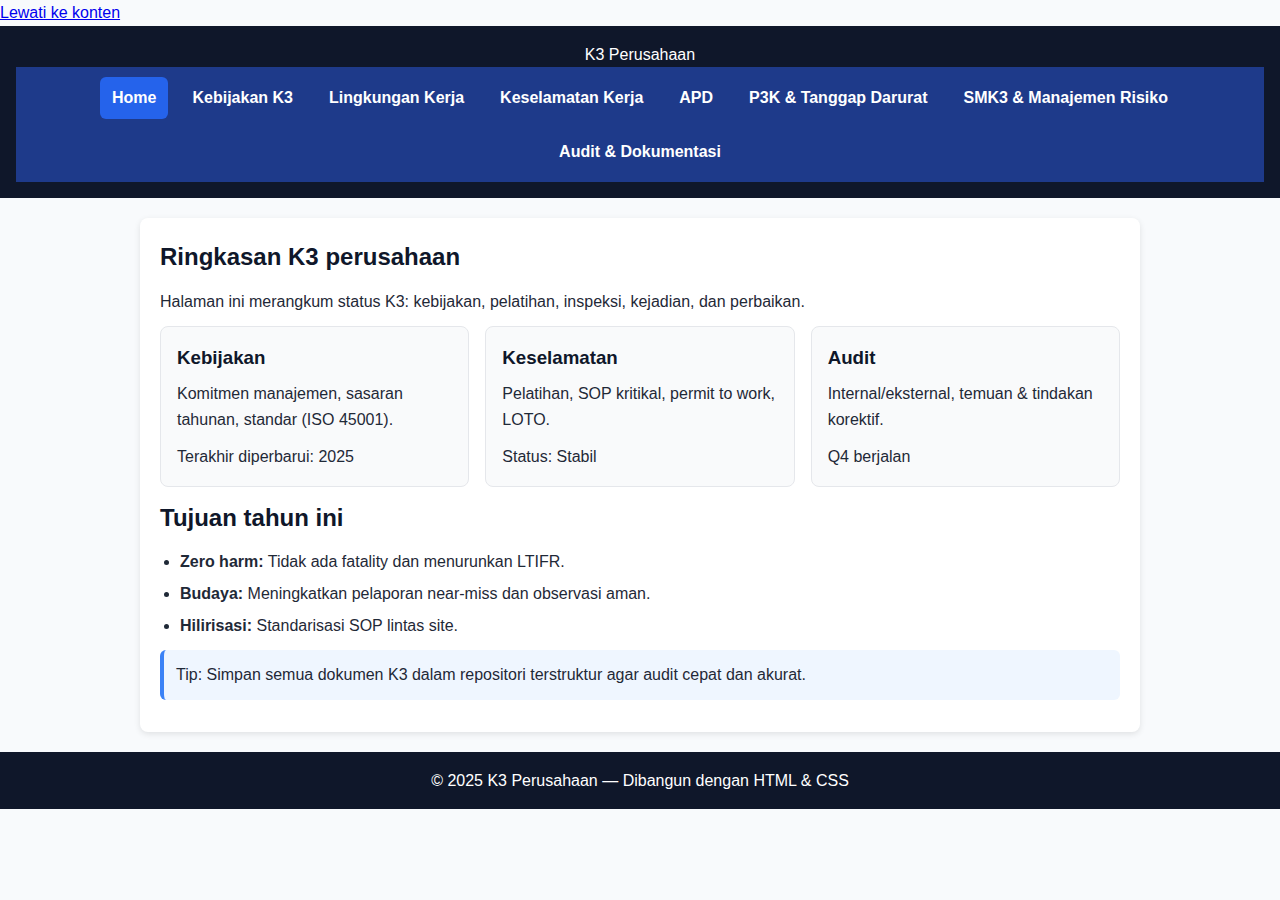
<file: index.html>
<!-- index.html -->
<!doctype html>
<html lang="id">

<head>
    <meta charset="utf-8">
    <meta name="viewport" content="width=device-width,initial-scale=1">
    <title>K3 Perusahaan – Home</title>
    <link rel="stylesheet" href="assets/css/style.css">
</head>

<body>
    <a class="skip-link" href="#content">Lewati ke konten</a>

    <header role="banner">
        <div class="container">
            <div class="brand">
                <div class="logo" aria-hidden="true"></div>
                <div class="title">K3 Perusahaan</div>
            </div>
            <nav aria-label="Navigasi utama">
                <a class="active" href="index.html">Home</a>
                <a href="kebijakan-k3.html">Kebijakan K3</a>
                <a href="lingkungan-kerja.html">Lingkungan Kerja</a>
                <a href="keselamatan-kerja.html">Keselamatan Kerja</a>
                <a href="apd.html">APD</a>
                <a href="p3k-tanggap-darurat.html">P3K & Tanggap Darurat</a>
                <a href="smk3-manajemen-risiko.html">SMK3 & Manajemen Risiko</a>
                <a href="audit-dokumentasi.html">Audit & Dokumentasi</a>
            </nav>
        </div>
    </header>

    <main id="content" role="main">
        <div class="container">
            <section class="section">
                <h2>Ringkasan K3 perusahaan</h2>
                <p>Halaman ini merangkum status K3: kebijakan, pelatihan, inspeksi, kejadian, dan perbaikan.</p>
                <div class="grid grid-3">
                    <div class="card">
                        <h3>Kebijakan</h3>
                        <p>Komitmen manajemen, sasaran tahunan, standar (ISO 45001).</p>
                        <span class="badge">Terakhir diperbarui: 2025</span>
                    </div>
                    <div class="card">
                        <h3>Keselamatan</h3>
                        <p>Pelatihan, SOP kritikal, permit to work, LOTO.</p>
                        <span class="badge">Status: Stabil</span>
                    </div>
                    <div class="card">
                        <h3>Audit</h3>
                        <p>Internal/eksternal, temuan & tindakan korektif.</p>
                        <span class="badge">Q4 berjalan</span>
                    </div>
                </div>
            </section>

            <section class="section">
                <h2>Tujuan tahun ini</h2>
                <ul>
                    <li><strong>Zero harm:</strong> Tidak ada fatality dan menurunkan LTIFR.</li>
                    <li><strong>Budaya:</strong> Meningkatkan pelaporan near-miss dan observasi aman.</li>
                    <li><strong>Hilirisasi:</strong> Standarisasi SOP lintas site.</li>
                </ul>
                <div class="callout">Tip: Simpan semua dokumen K3 dalam repositori terstruktur agar audit cepat dan
                    akurat.</div>
            </section>
        </div>
    </main>

    <footer role="contentinfo">
        <div class="container">
            © 2025 K3 Perusahaan — Dibangun dengan HTML & CSS
        </div>
    </footer>
</body>

</html>
</file>
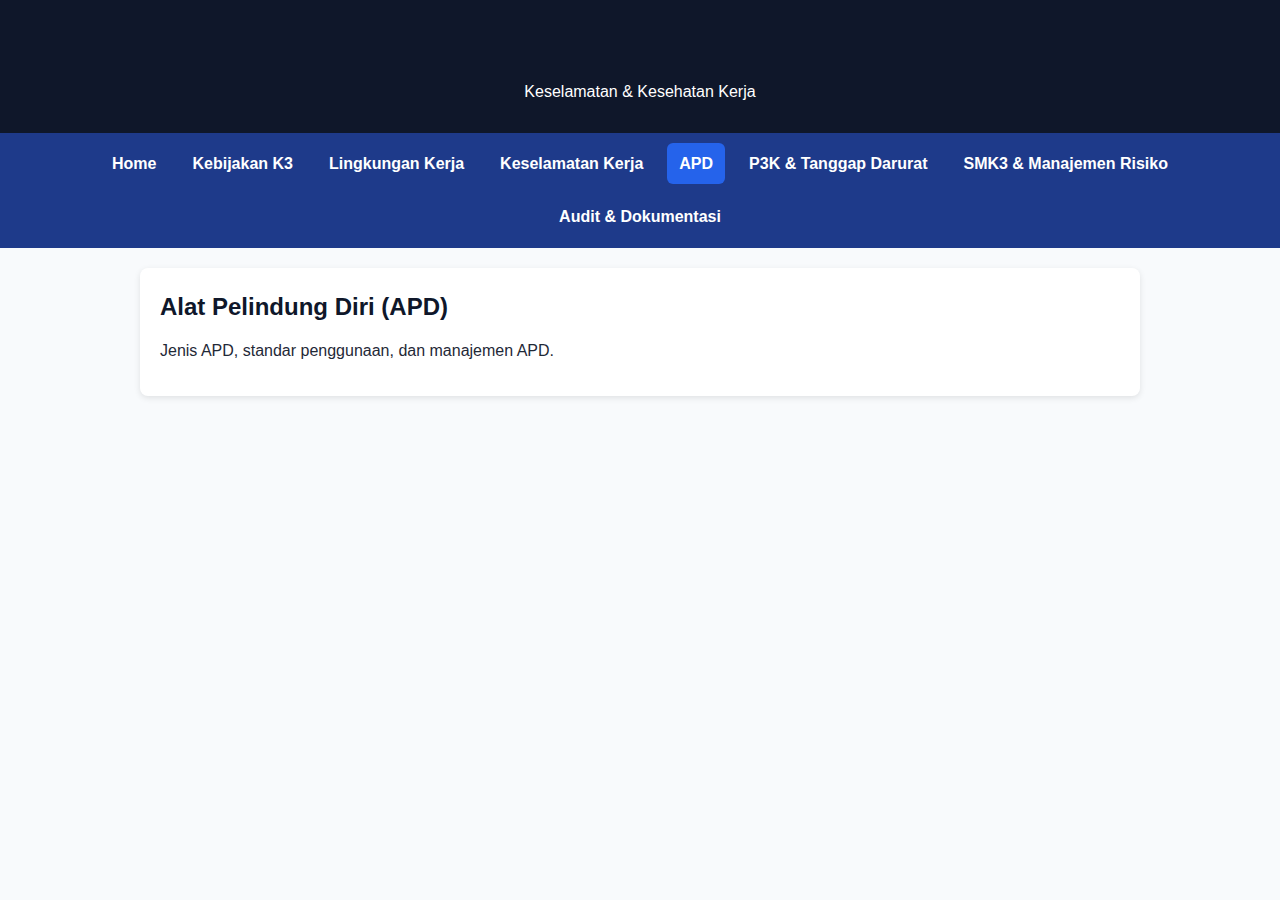
<file: apd.html>
<!doctype html>
<html lang="id">

<head>
    <meta charset="utf-8">
    <meta name="viewport" content="width=device-width,initial-scale=1">
    <title>K3 Perusahaan – APD</title>
    <link rel="stylesheet" href="assets/css/style.css">
</head>

<body>
    <header>
        <h1>K3 Perusahaan</h1>
        <p>Keselamatan & Kesehatan Kerja</p>
    </header>
    <nav>
        <a href="index.html">Home</a>
        <a href="kebijakan-k3.html">Kebijakan K3</a>
        <a href="lingkungan-kerja.html">Lingkungan Kerja</a>
        <a href="keselamatan-kerja.html">Keselamatan Kerja</a>
        <a class="active" href="apd.html">APD</a>
        <a href="p3k-tanggap-darurat.html">P3K & Tanggap Darurat</a>
        <a href="smk3-manajemen-risiko.html">SMK3 & Manajemen Risiko</a>
        <a href="audit-dokumentasi.html">Audit & Dokumentasi</a>
    </nav>
    <main>
        <h2>Alat Pelindung Diri (APD)</h2>
        <p>Jenis APD, standar penggunaan, dan manajemen APD.</p
</file>
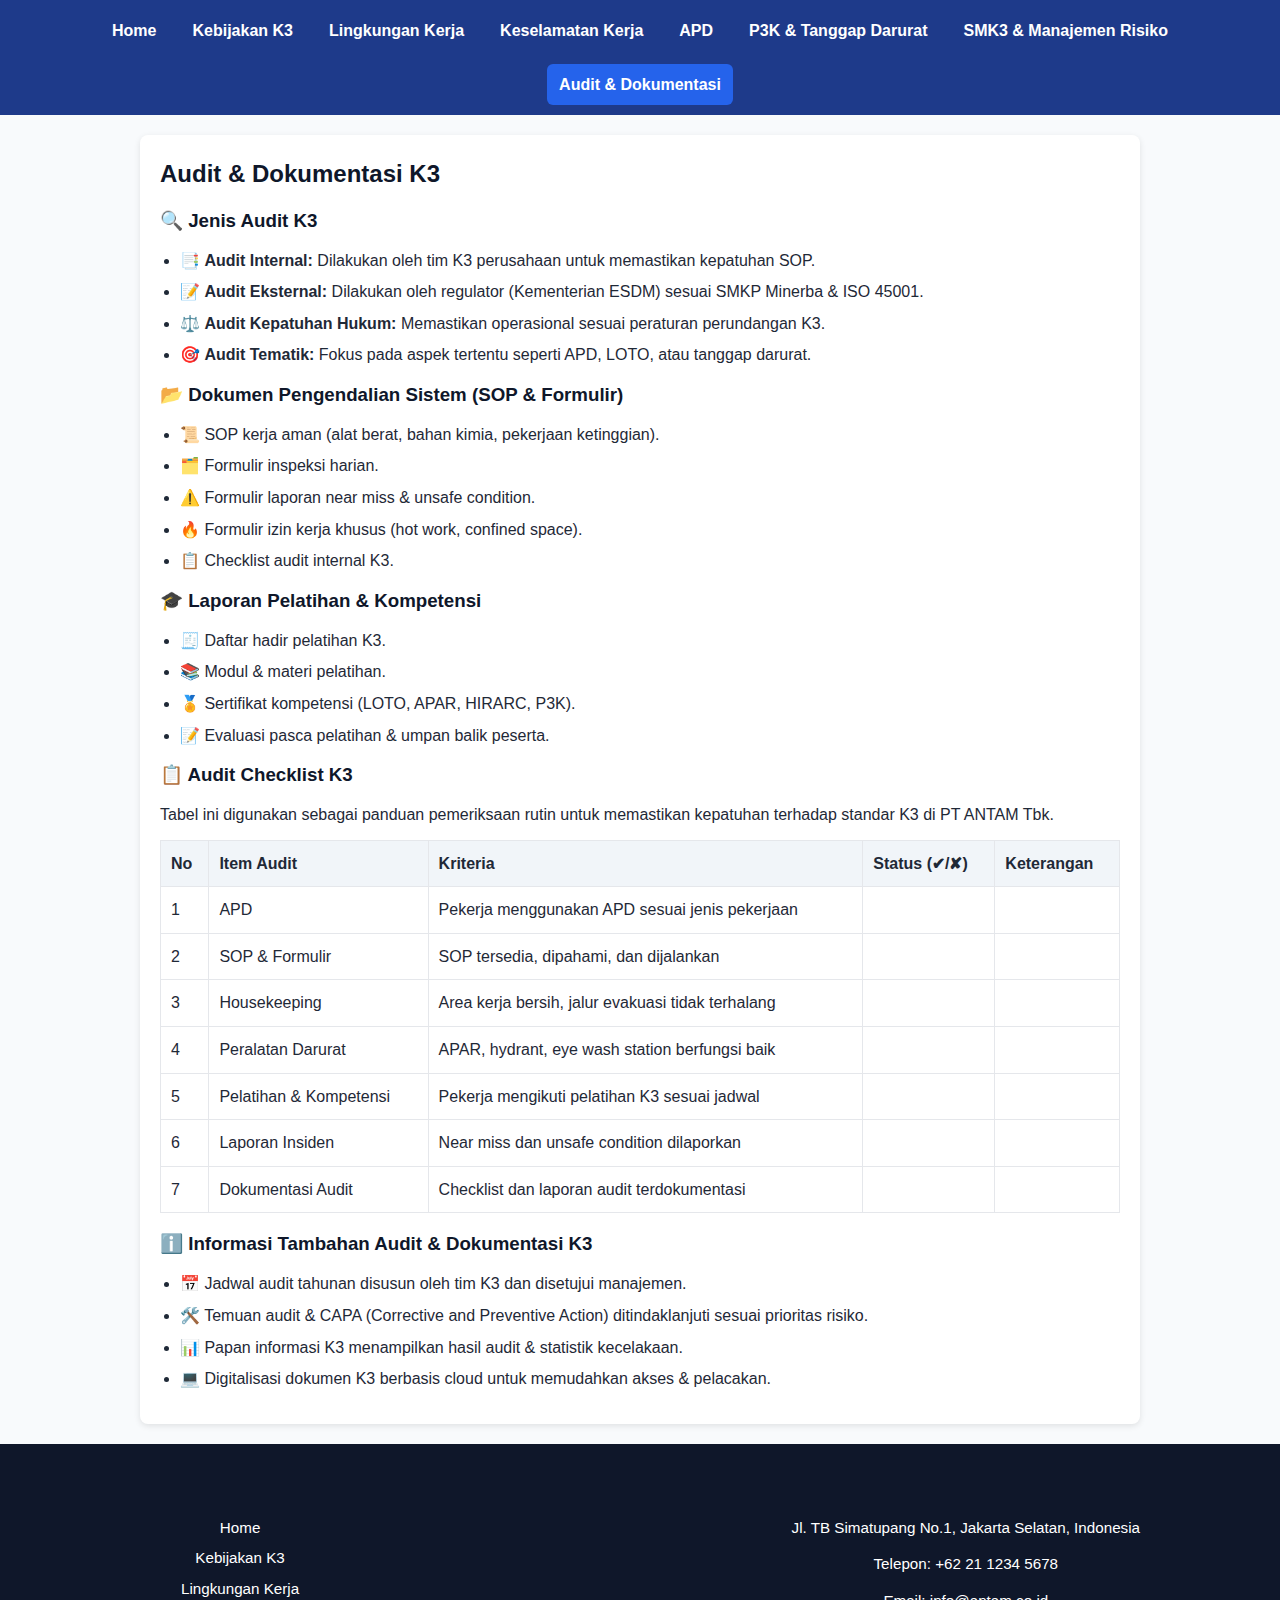
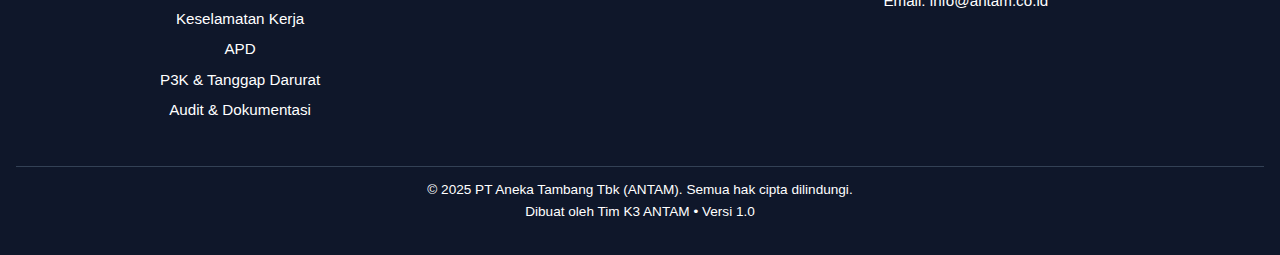
<file: audit-dokumentasi.html>
<!doctype html>
<html lang="id">

<head>
    <meta charset="utf-8">
    <meta name="viewport" content="width=device-width,initial-scale=1">
    <title>K3 Perusahaan – Audit & Dokumentasi</title>
    <link rel="stylesheet" href="assets/css/style.css">
</head>

<body>
    <!-- Navbar -->
    <nav>
        <a href="index.html">Home</a>
        <a href="kebijakan-k3.html">Kebijakan K3</a>
        <a href="lingkungan-kerja.html">Lingkungan Kerja</a>
        <a href="keselamatan-kerja.html">Keselamatan Kerja</a>
        <a href="apd.html">APD</a>
        <a href="p3k-tanggap-darurat.html">P3K & Tanggap Darurat</a>
        <a href="smk3-manajemen-risiko.html">SMK3 & Manajemen Risiko</a>
        <a class="active" href="audit-dokumentasi.html">Audit & Dokumentasi</a>
    </nav>

    <main>
        <section class="section">
            <h2>Audit & Dokumentasi K3</h2>

            <!-- Jenis Audit K3 -->
            <div class="k3-box">
                <h3>🔍 Jenis Audit K3</h3>
                <ul>
                    <li>📑 <strong>Audit Internal:</strong> Dilakukan oleh tim K3 perusahaan untuk memastikan kepatuhan
                        SOP.</li>
                    <li>📝 <strong>Audit Eksternal:</strong> Dilakukan oleh regulator (Kementerian ESDM) sesuai SMKP
                        Minerba & ISO 45001.</li>
                    <li>⚖️ <strong>Audit Kepatuhan Hukum:</strong> Memastikan operasional sesuai peraturan perundangan
                        K3.</li>
                    <li>🎯 <strong>Audit Tematik:</strong> Fokus pada aspek tertentu seperti APD, LOTO, atau tanggap
                        darurat.</li>
                </ul>
            </div>

            <!-- Dokumen Pengendalian Sistem -->
            <div class="k3-box">
                <h3>📂 Dokumen Pengendalian Sistem (SOP & Formulir)</h3>
                <ul>
                    <li>📜 SOP kerja aman (alat berat, bahan kimia, pekerjaan ketinggian).</li>
                    <li>🗂️ Formulir inspeksi harian.</li>
                    <li>⚠️ Formulir laporan near miss & unsafe condition.</li>
                    <li>🔥 Formulir izin kerja khusus (hot work, confined space).</li>
                    <li>📋 Checklist audit internal K3.</li>
                </ul>
            </div>

            <!-- Laporan Pelatihan & Kompetensi -->
            <div class="k3-box">
                <h3>🎓 Laporan Pelatihan & Kompetensi</h3>
                <ul>
                    <li>🧾 Daftar hadir pelatihan K3.</li>
                    <li>📚 Modul & materi pelatihan.</li>
                    <li>🏅 Sertifikat kompetensi (LOTO, APAR, HIRARC, P3K).</li>
                    <li>📝 Evaluasi pasca pelatihan & umpan balik peserta.</li>
                </ul>
            </div>

            <!-- Audit Checklist -->
            <div class="k3-box">
                <h3>📋 Audit Checklist K3</h3>
                <p>Tabel ini digunakan sebagai panduan pemeriksaan rutin untuk memastikan kepatuhan terhadap standar K3
                    di PT ANTAM Tbk.</p>
                <table>
                    <thead>
                        <tr>
                            <th>No</th>
                            <th>Item Audit</th>
                            <th>Kriteria</th>
                            <th>Status (✔/✘)</th>
                            <th>Keterangan</th>
                        </tr>
                    </thead>
                    <tbody>
                        <tr>
                            <td>1</td>
                            <td>APD</td>
                            <td>Pekerja menggunakan APD sesuai jenis pekerjaan</td>
                            <td></td>
                            <td></td>
                        </tr>
                        <tr>
                            <td>2</td>
                            <td>SOP & Formulir</td>
                            <td>SOP tersedia, dipahami, dan dijalankan</td>
                            <td></td>
                            <td></td>
                        </tr>
                        <tr>
                            <td>3</td>
                            <td>Housekeeping</td>
                            <td>Area kerja bersih, jalur evakuasi tidak terhalang</td>
                            <td></td>
                            <td></td>
                        </tr>
                        <tr>
                            <td>4</td>
                            <td>Peralatan Darurat</td>
                            <td>APAR, hydrant, eye wash station berfungsi baik</td>
                            <td></td>
                            <td></td>
                        </tr>
                        <tr>
                            <td>5</td>
                            <td>Pelatihan & Kompetensi</td>
                            <td>Pekerja mengikuti pelatihan K3 sesuai jadwal</td>
                            <td></td>
                            <td></td>
                        </tr>
                        <tr>
                            <td>6</td>
                            <td>Laporan Insiden</td>
                            <td>Near miss dan unsafe condition dilaporkan</td>
                            <td></td>
                            <td></td>
                        </tr>
                        <tr>
                            <td>7</td>
                            <td>Dokumentasi Audit</td>
                            <td>Checklist dan laporan audit terdokumentasi</td>
                            <td></td>
                            <td></td>
                        </tr>
                    </tbody>
                </table>
            </div>

            <!-- Informasi Tambahan -->
            <div class="k3-box">
                <h3>ℹ️ Informasi Tambahan Audit & Dokumentasi K3</h3>
                <ul>
                    <li>📅 Jadwal audit tahunan disusun oleh tim K3 dan disetujui manajemen.</li>
                    <li>🛠️ Temuan audit & CAPA (Corrective and Preventive Action) ditindaklanjuti sesuai prioritas
                        risiko.</li>
                    <li>📊 Papan informasi K3 menampilkan hasil audit & statistik kecelakaan.</li>
                    <li>💻 Digitalisasi dokumen K3 berbasis cloud untuk memudahkan akses & pelacakan.</li>
                </ul>
            </div>
        </section>
    </main>

    <!-- Footer -->
    <footer style="background:#0f172a; color:#fff; padding:32px 16px; font-size:0.95rem;">
        <div
            style="max-width:1000px; margin:auto; display:flex; flex-wrap:wrap; justify-content:space-between; gap:24px;">
            <div>
                <h3 style="margin-bottom:12px;">Link Cepat</h3>
                <ul style="list-style:none; padding:0;">
                    <li><a href="index.html" style="color:#fff; text-decoration:none;">Home</a></li>
                    <li><a href="kebijakan-k3.html" style="color:#fff; text-decoration:none;">Kebijakan K3</a></li>
                    <li><a href="lingkungan-kerja.html" style="color:#fff; text-decoration:none;">Lingkungan Kerja</a>
                    </li>
                    <li><a href="keselamatan-kerja.html" style="color:#fff; text-decoration:none;">Keselamatan Kerja</a>
                    </li>
                    <li><a href="apd.html" style="color:#fff; text-decoration:none;">APD</a></li>
                    <li><a href="p3k-tanggap-darurat.html" style="color:#fff; text-decoration:none;">P3K & Tanggap
                            Darurat</a></li>
                    <li><a href="audit-dokumentasi.html" style="color:#fff; text-decoration:none;">Audit &
                            Dokumentasi</a></li>
                </ul>
            </div>
            <div>
                <h3 style="margin-bottom:12px;">Kontak ANTAM</h3>
                <p>Jl. TB Simatupang No.1, Jakarta Selatan, Indonesia</p>
                <p>Telepon: +62 21 1234 5678</p>
                <p>Email: info@antam.co.id</p>
            </div>
        </div>
        <div
            style="text-align:center; margin-top:32px; border-top:1px solid #334155; padding-top:12px; font-size:0.85rem;">
            © 2025 PT Aneka Tambang Tbk (ANTAM). Semua hak cipta dilindungi.<br>
            Dibuat oleh Tim K3 ANTAM • Versi 1.0
        </div>
    </footer>

</body>

</html>
</file>
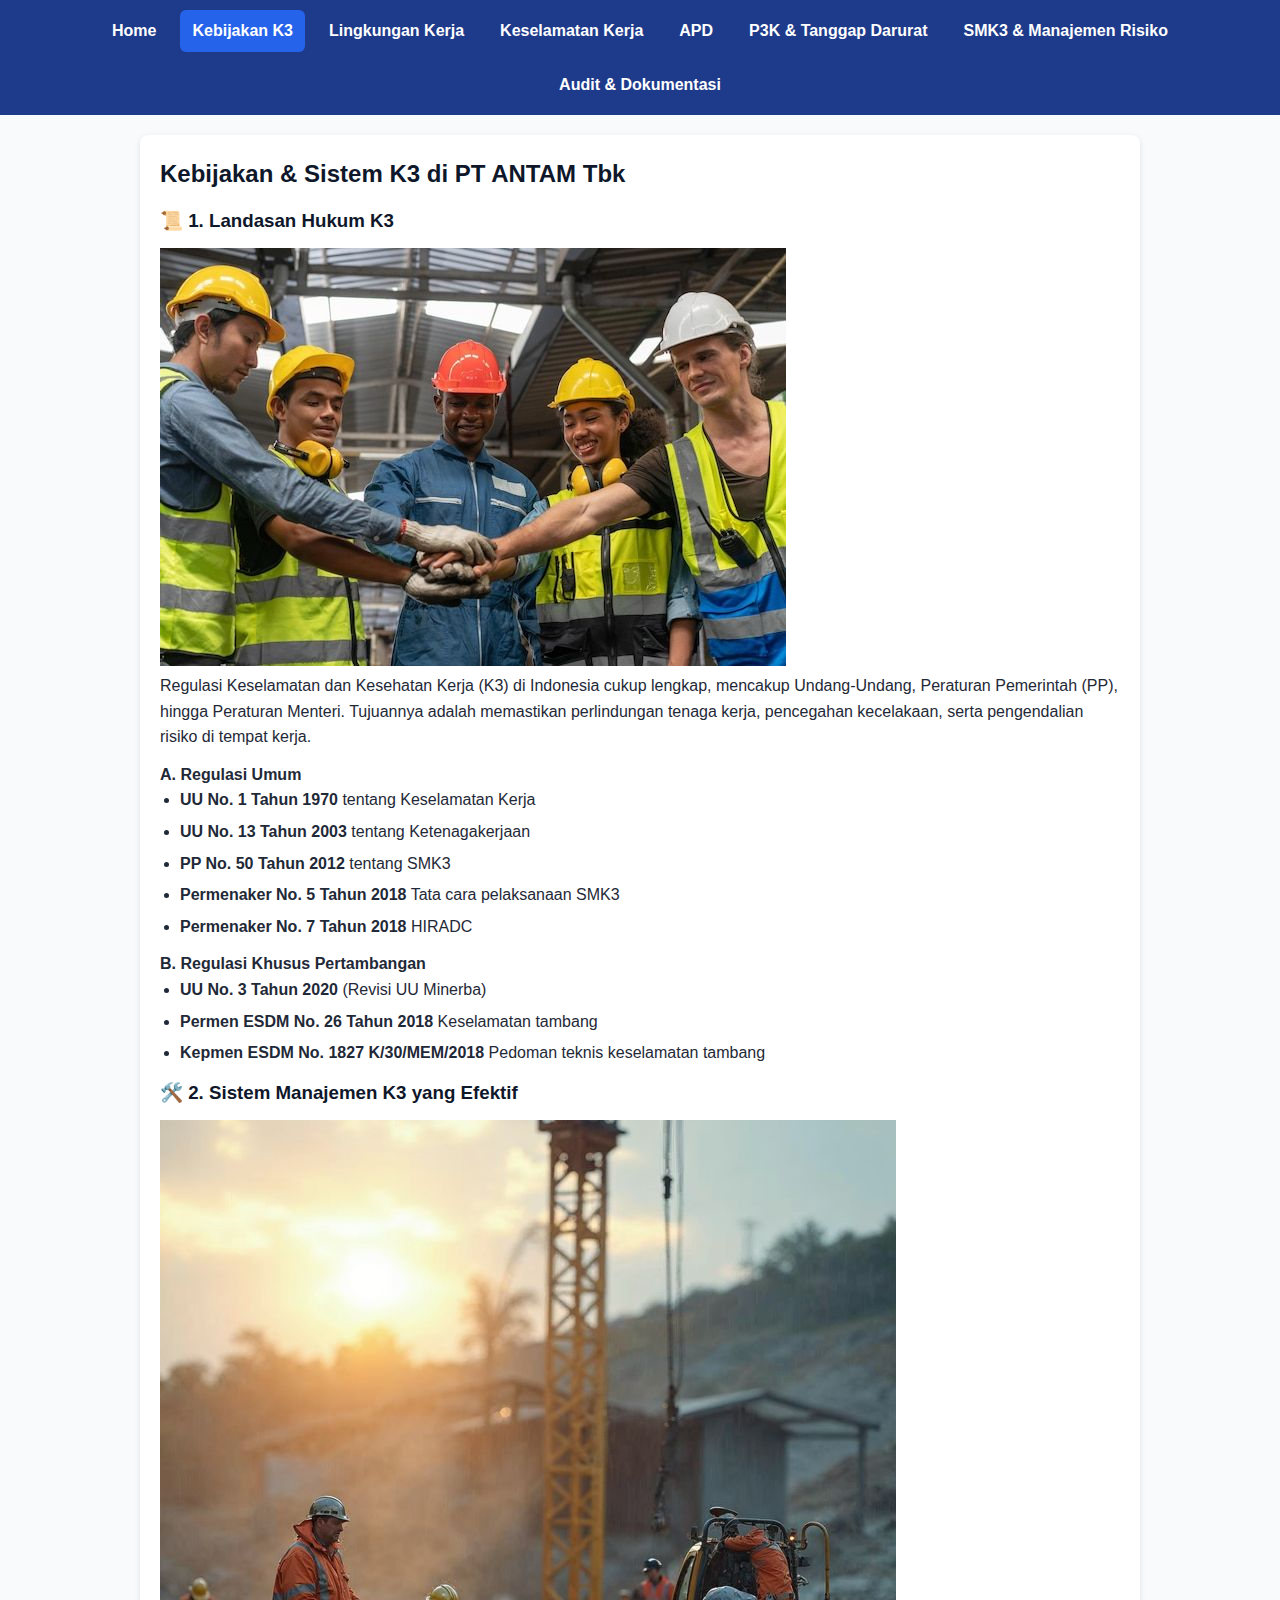
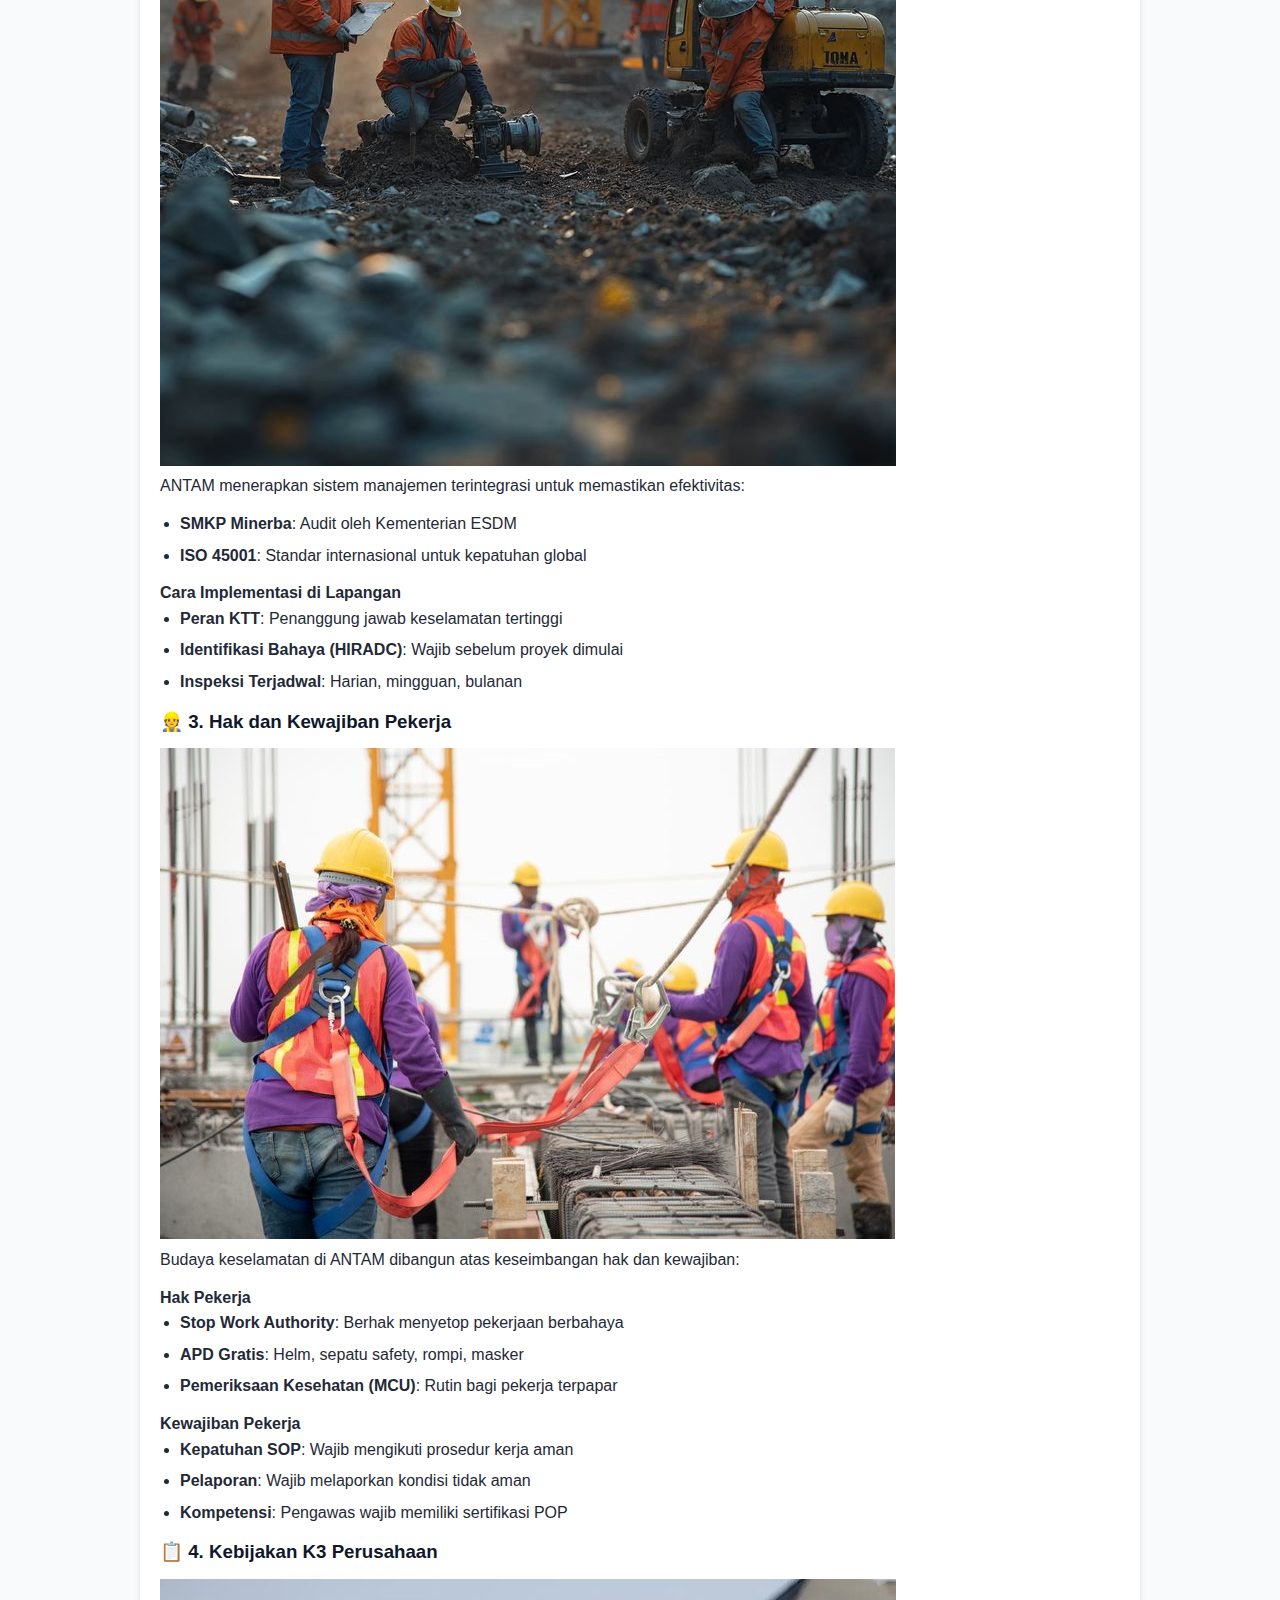
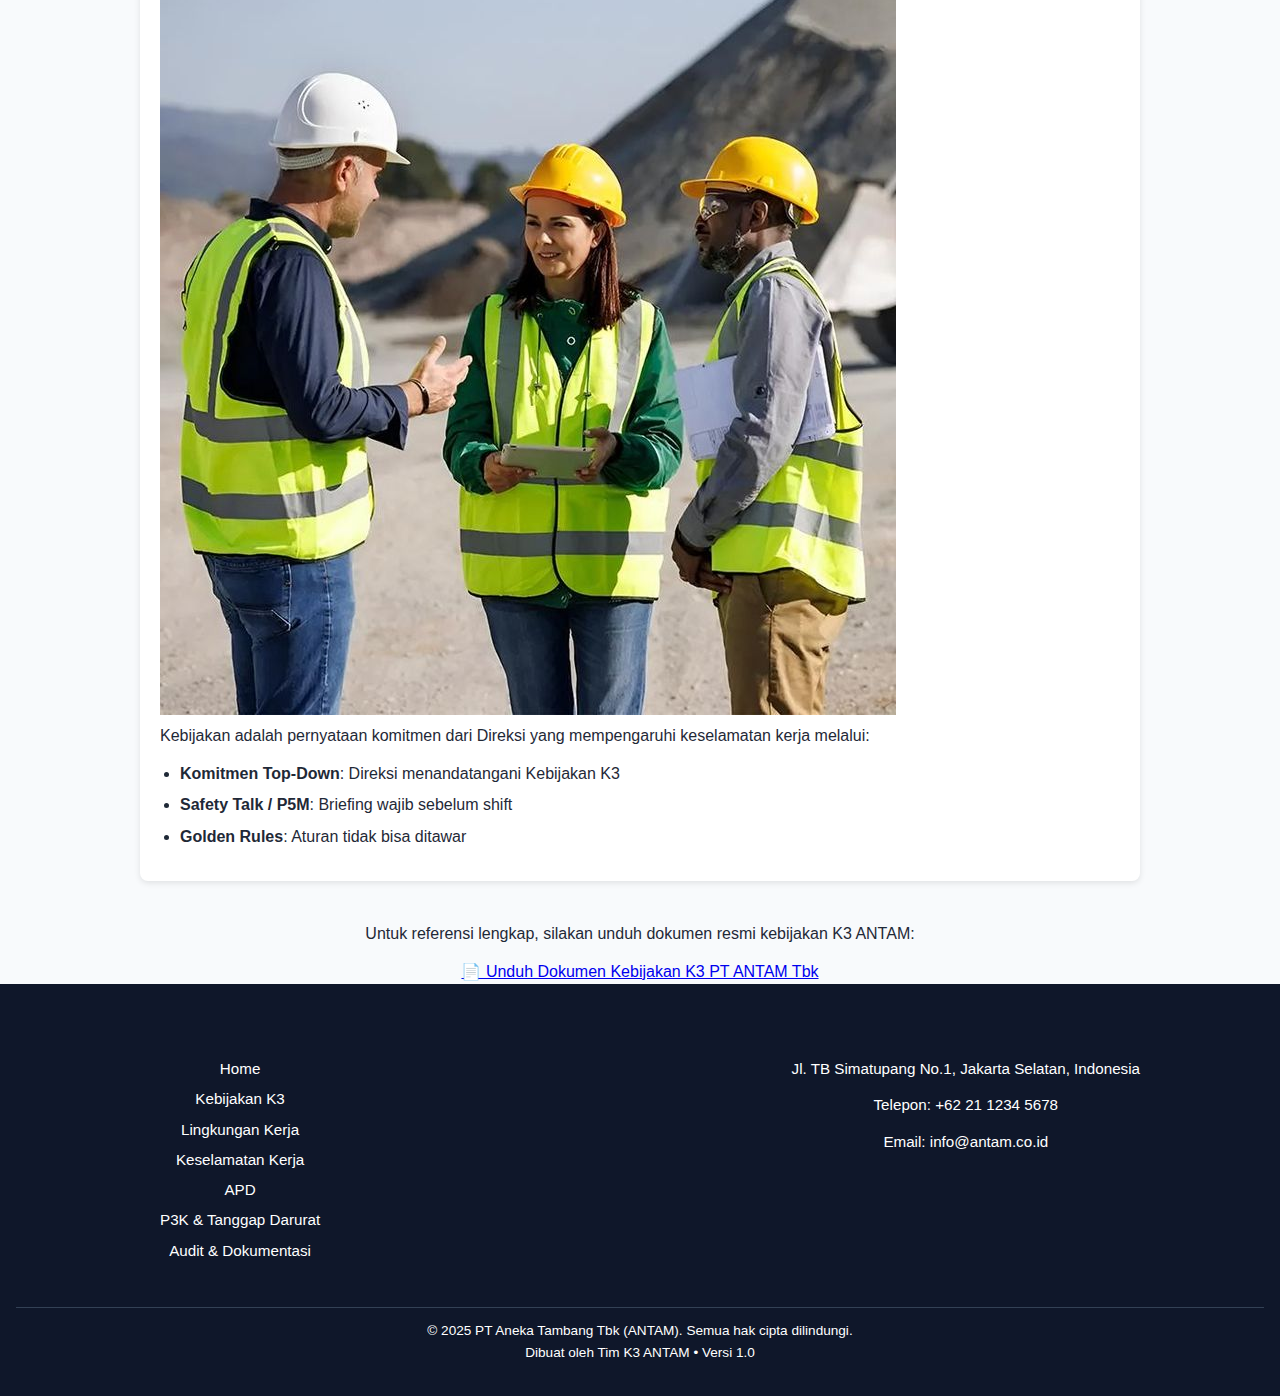
<file: kebijakan-k3.html>
<!doctype html>
<html lang="id">

<head>
    <meta charset="utf-8">
    <meta name="viewport" content="width=device-width,initial-scale=1">
    <title>K3 Perusahaan – Kebijakan K3</title>
    <link rel="stylesheet" href="assets/css/style.css">
</head>

<body>
    <!-- Navbar -->
    <nav>
        <a href="index.html">Home</a>
        <a class="active" href="kebijakan-k3.html">Kebijakan K3</a>
        <a href="lingkungan-kerja.html">Lingkungan Kerja</a>
        <a href="keselamatan-kerja.html">Keselamatan Kerja</a>
        <a href="apd.html">APD</a>
        <a href="p3k-tanggap-darurat.html">P3K & Tanggap Darurat</a>
        <a href="smk3-manajemen-risiko.html">SMK3 & Manajemen Risiko</a>
        <a href="audit-dokumentasi.html">Audit & Dokumentasi</a>
    </nav>

    <main>
        <section class="section">
            <h2>Kebijakan & Sistem K3 di PT ANTAM Tbk</h2>

            <!-- 1. Landasan Hukum K3 -->
            <div class="k3-box">
                <h3>📜 1. Landasan Hukum K3</h3>
                <img src="assets/images/gambar11.jpg" alt="landasan hukum">
                <p>Regulasi Keselamatan dan Kesehatan Kerja (K3) di Indonesia cukup lengkap, mencakup Undang-Undang,
                    Peraturan Pemerintah (PP), hingga Peraturan Menteri. Tujuannya adalah memastikan perlindungan tenaga
                    kerja, pencegahan kecelakaan, serta pengendalian risiko di tempat kerja.</p>

                <h4>A. Regulasi Umum</h4>
                <ul>
                    <li><strong>UU No. 1 Tahun 1970</strong> tentang Keselamatan Kerja</li>
                    <li><strong>UU No. 13 Tahun 2003</strong> tentang Ketenagakerjaan</li>
                    <li><strong>PP No. 50 Tahun 2012</strong> tentang SMK3</li>
                    <li><strong>Permenaker No. 5 Tahun 2018</strong> Tata cara pelaksanaan SMK3</li>
                    <li><strong>Permenaker No. 7 Tahun 2018</strong> HIRADC</li>
                </ul>

                <h4>B. Regulasi Khusus Pertambangan</h4>
                <ul>
                    <li><strong>UU No. 3 Tahun 2020</strong> (Revisi UU Minerba)</li>
                    <li><strong>Permen ESDM No. 26 Tahun 2018</strong> Keselamatan tambang</li>
                    <li><strong>Kepmen ESDM No. 1827 K/30/MEM/2018</strong> Pedoman teknis keselamatan tambang</li>
                </ul>
            </div>

            <!-- 2. Sistem Manajemen K3 -->
            <div class="k3-box">
                <h3>🛠️ 2. Sistem Manajemen K3 yang Efektif</h3>
                <img src="assets/images/gambar4.jpg" alt="sistem manajemen">
                <p>ANTAM menerapkan sistem manajemen terintegrasi untuk memastikan efektivitas:</p>
                <ul>
                    <li><strong>SMKP Minerba</strong>: Audit oleh Kementerian ESDM</li>
                    <li><strong>ISO 45001</strong>: Standar internasional untuk kepatuhan global</li>
                </ul>

                <h4>Cara Implementasi di Lapangan</h4>
                <ul>
                    <li><strong>Peran KTT</strong>: Penanggung jawab keselamatan tertinggi</li>
                    <li><strong>Identifikasi Bahaya (HIRADC)</strong>: Wajib sebelum proyek dimulai</li>
                    <li><strong>Inspeksi Terjadwal</strong>: Harian, mingguan, bulanan</li>
                </ul>
            </div>

            <!-- 3. Hak & Kewajiban Pekerja -->
            <div class="k3-box">
                <h3>👷 3. Hak dan Kewajiban Pekerja</h3>
                <img src="assets/images/gambar13.jpg" alt="hak dan kewajiban pekerja">
                <p>Budaya keselamatan di ANTAM dibangun atas keseimbangan hak dan kewajiban:</p>

                <h4>Hak Pekerja</h4>
                <ul>
                    <li><strong>Stop Work Authority</strong>: Berhak menyetop pekerjaan berbahaya</li>
                    <li><strong>APD Gratis</strong>: Helm, sepatu safety, rompi, masker</li>
                    <li><strong>Pemeriksaan Kesehatan (MCU)</strong>: Rutin bagi pekerja terpapar</li>
                </ul>

                <h4>Kewajiban Pekerja</h4>
                <ul>
                    <li><strong>Kepatuhan SOP</strong>: Wajib mengikuti prosedur kerja aman</li>
                    <li><strong>Pelaporan</strong>: Wajib melaporkan kondisi tidak aman</li>
                    <li><strong>Kompetensi</strong>: Pengawas wajib memiliki sertifikasi POP</li>
                </ul>
            </div>

            <!-- 4. Kebijakan K3 Perusahaan -->
            <div class="k3-box">
                <h3>📋 4. Kebijakan K3 Perusahaan</h3>
                <img src="assets/images/gambar14.jpg" alt="kebijakan perusahaan">
                <p>Kebijakan adalah pernyataan komitmen dari Direksi yang mempengaruhi keselamatan kerja melalui:</p>
                <ul>
                    <li><strong>Komitmen Top-Down</strong>: Direksi menandatangani Kebijakan K3</li>
                    <li><strong>Safety Talk / P5M</strong>: Briefing wajib sebelum shift</li>
                    <li><strong>Golden Rules</strong>: Aturan tidak bisa ditawar</li>
                </ul>
            </div>
        </section>
    </main>

    <!-- Tombol Unduh -->
    <div style="text-align:center; margin-top:40px;">
        <p style="margin-bottom:12px;">Untuk referensi lengkap, silakan unduh dokumen resmi kebijakan K3 ANTAM:</p>
        <a href="assets/document/kebijakan-k3.docx" download class="btn-download">
            📄 Unduh Dokumen Kebijakan K3 PT ANTAM Tbk
        </a>
    </div>

    <!-- Footer -->
    <footer style="background:#0f172a; color:#fff; padding:32px 16px; font-size:0.95rem;">
        <div
            style="max-width:1000px; margin:auto; display:flex; flex-wrap:wrap; justify-content:space-between; gap:24px;">
            <div>
                <h3 style="margin-bottom:12px;">Link Cepat</h3>
                <ul style="list-style:none; padding:0;">
                    <li><a href="index.html" style="color:#fff; text-decoration:none;">Home</a></li>
                    <li><a href="kebijakan-k3.html" style="color:#fff; text-decoration:none;">Kebijakan K3</a></li>
                    <li><a href="lingkungan-kerja.html" style="color:#fff; text-decoration:none;">Lingkungan Kerja</a>
                    </li>
                    <li><a href="keselamatan-kerja.html" style="color:#fff; text-decoration:none;">Keselamatan Kerja</a>
                    </li>
                    <li><a href="apd.html" style="color:#fff; text-decoration:none;">APD</a></li>
                    <li><a href="p3k-tanggap-darurat.html" style="color:#fff; text-decoration:none;">P3K & Tanggap
                            Darurat</a></li>
                    <li><a href="audit-dokumentasi.html" style="color:#fff; text-decoration:none;">Audit &
                            Dokumentasi</a></li>
                </ul>
            </div>
            <div>
                <h3 style="margin-bottom:12px;">Kontak ANTAM</h3>
                <p>Jl. TB Simatupang No.1, Jakarta Selatan, Indonesia</p>
                <p>Telepon: +62 21 1234 5678</p>
                <p>Email: info@antam.co.id</p>
            </div>
        </div>
        <div
            style="text-align:center; margin-top:32px; border-top:1px solid #334155; padding-top:12px; font-size:0.85rem;">
            © 2025 PT Aneka Tambang Tbk (ANTAM). Semua hak cipta dilindungi.<br>
            Dibuat oleh Tim K3 ANTAM • Versi 1.0
        </div>
    </footer>
</file>
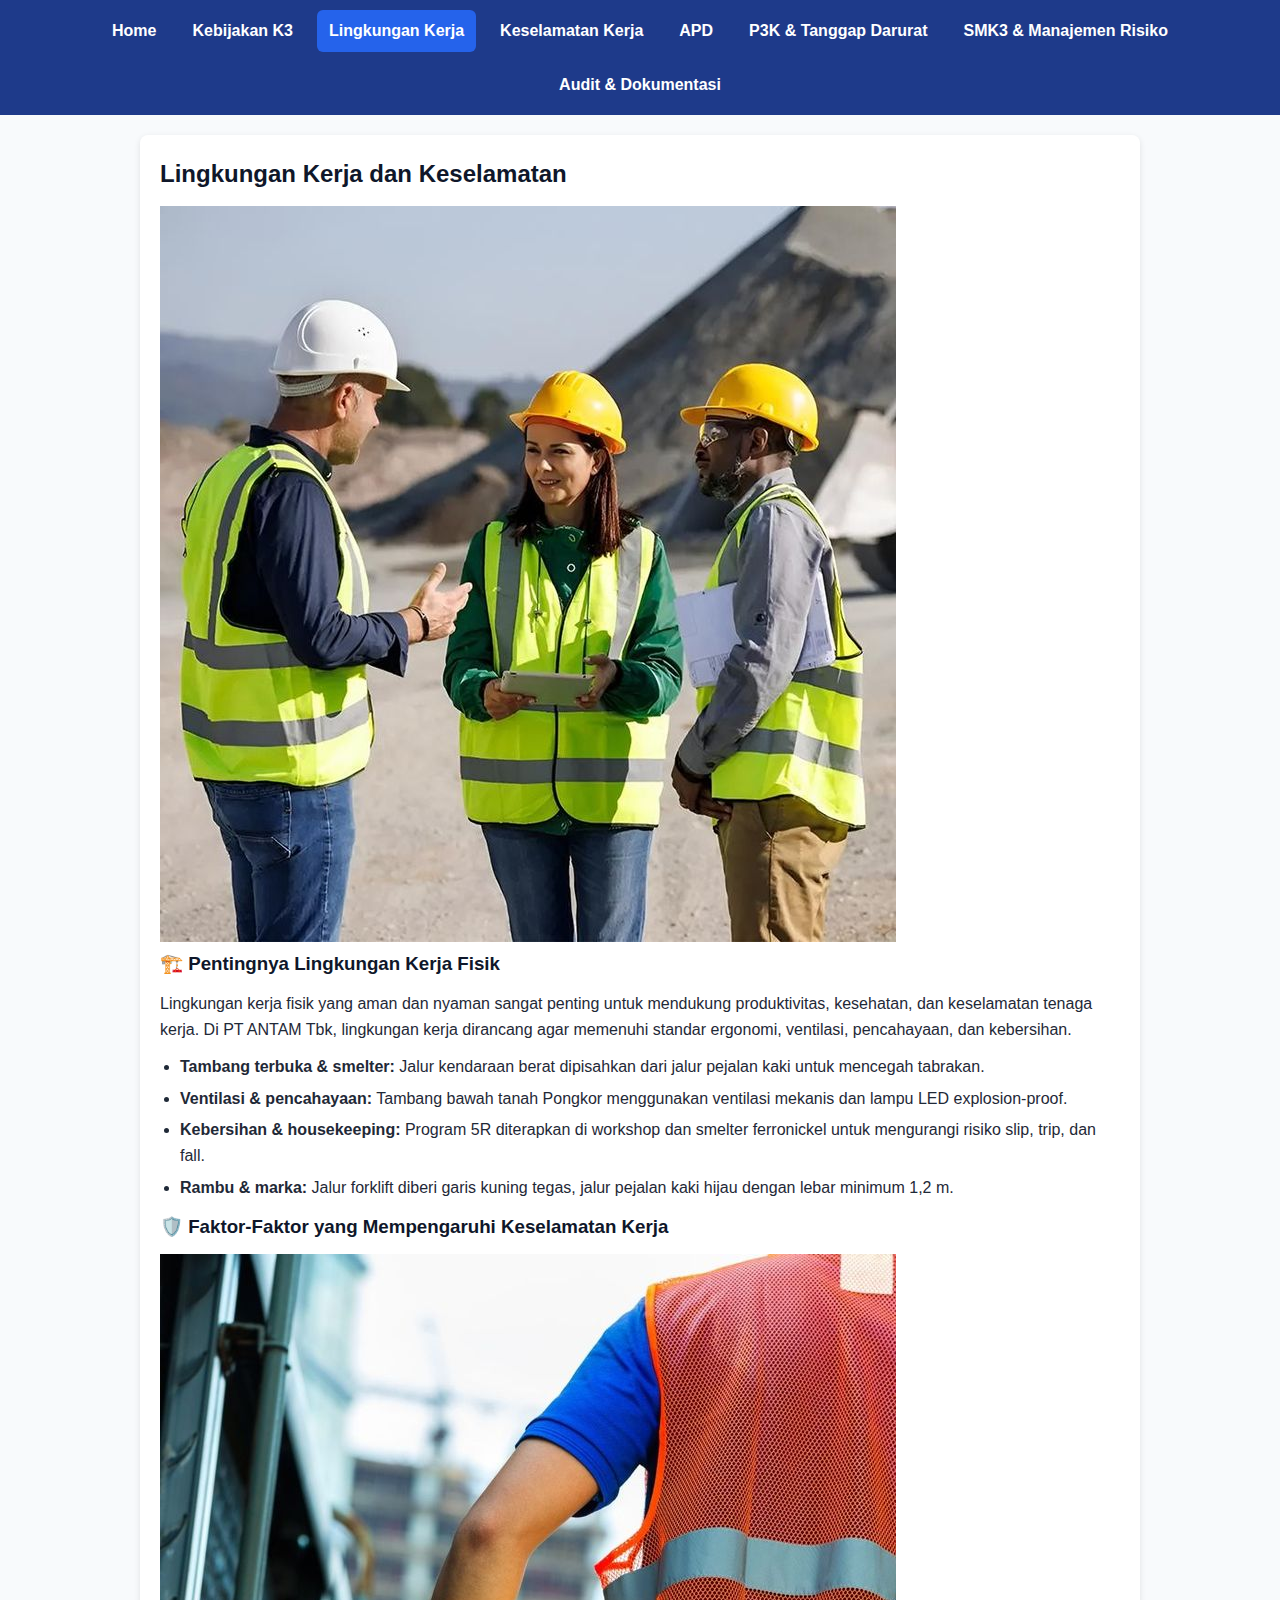
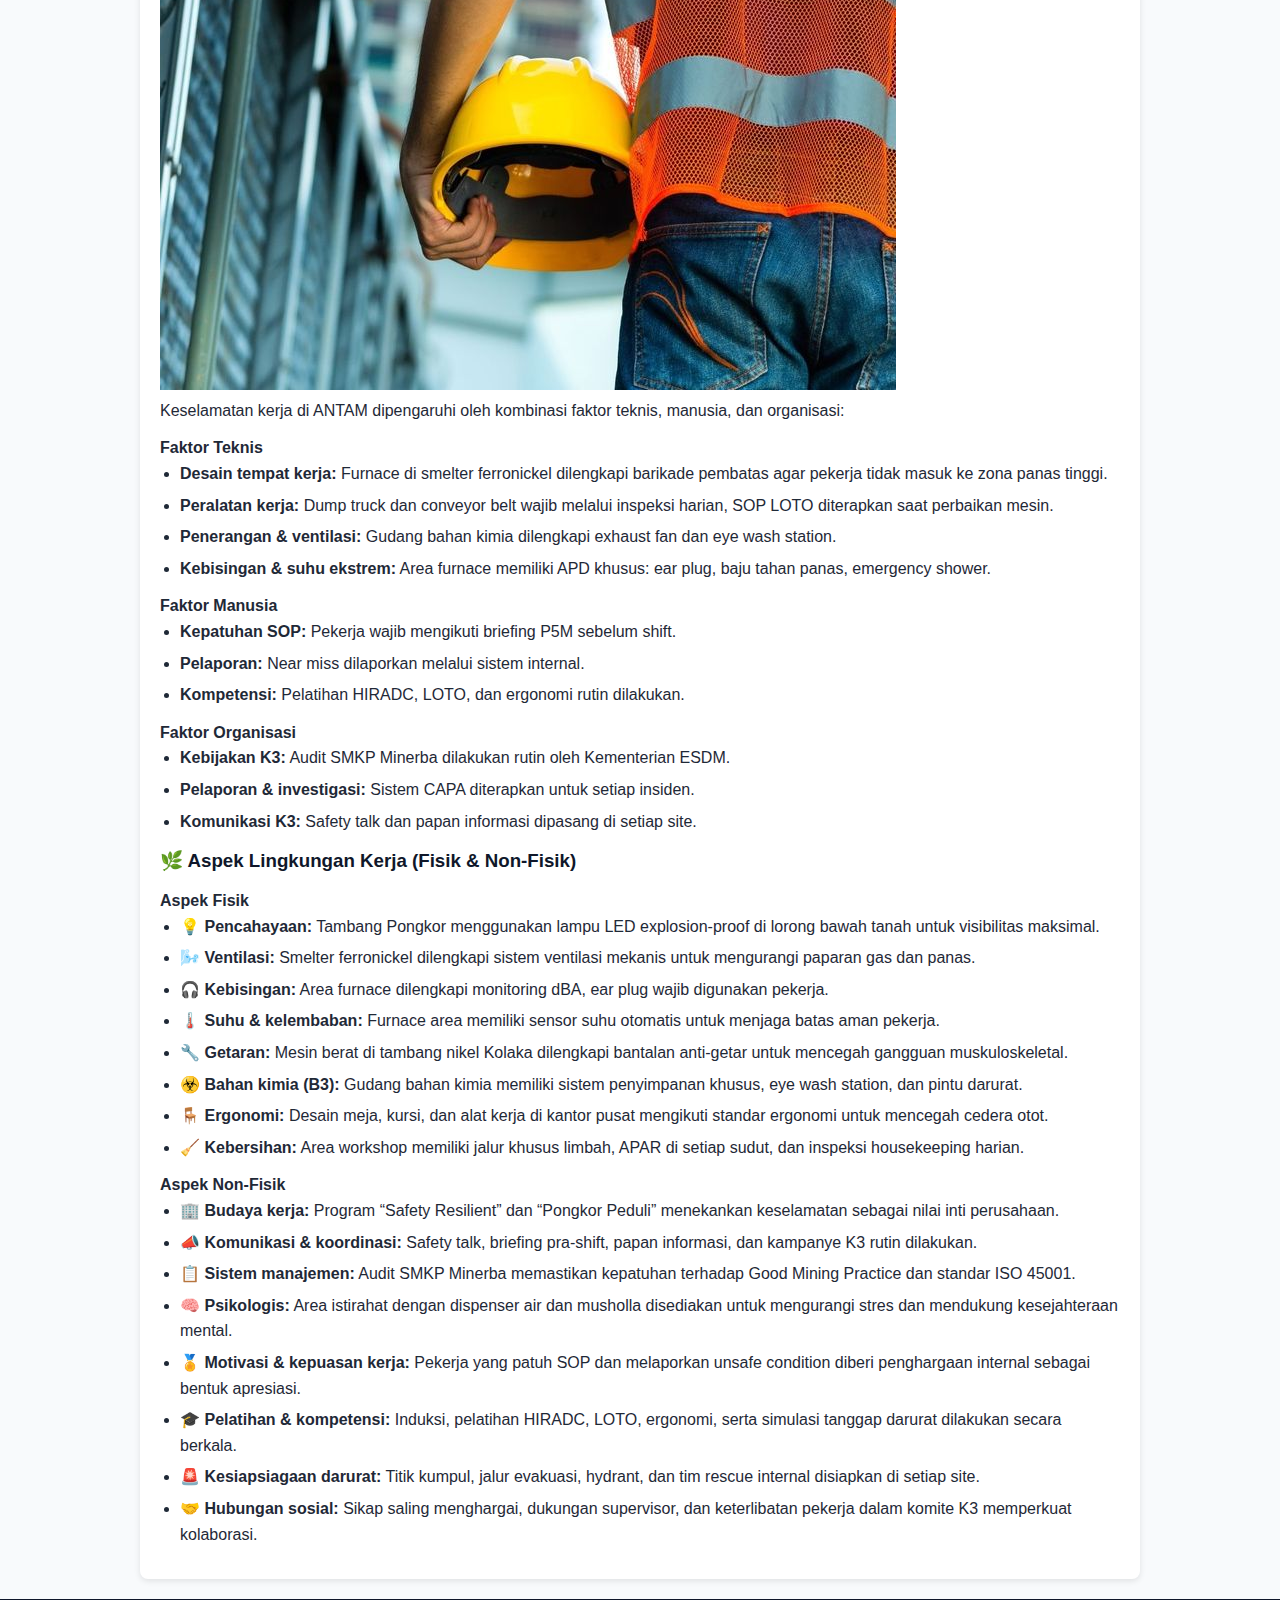
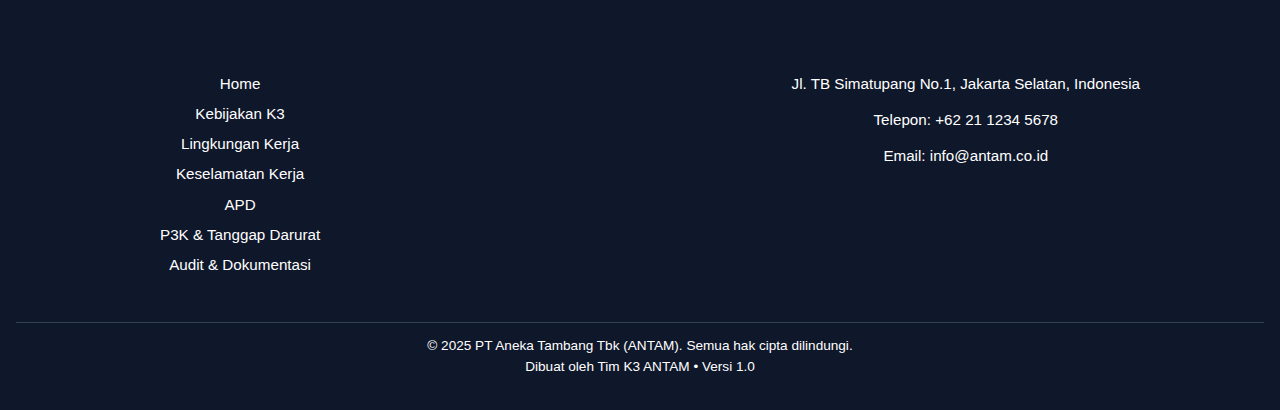
<file: lingkungan-kerja.html>
<!doctype html>
<html lang="id">

<head>
    <meta charset="utf-8">
    <meta name="viewport" content="width=device-width,initial-scale=1">
    <title>K3 Perusahaan – Lingkungan Kerja</title>
    <link rel="stylesheet" href="assets/css/style.css">
</head>

<body>
    <!-- Navbar -->
    <nav>
        <a href="index.html">Home</a>
        <a href="kebijakan-k3.html">Kebijakan K3</a>
        <a class="active" href="lingkungan-kerja.html">Lingkungan Kerja</a>
        <a href="keselamatan-kerja.html">Keselamatan Kerja</a>
        <a href="apd.html">APD</a>
        <a href="p3k-tanggap-darurat.html">P3K & Tanggap Darurat</a>
        <a href="smk3-manajemen-risiko.html">SMK3 & Manajemen Risiko</a>
        <a href="audit-dokumentasi.html">Audit & Dokumentasi</a>
    </nav>

    <main>
        <section class="section">
            <h2>Lingkungan Kerja dan Keselamatan</h2>
            <img src="assets/images/gambar14.jpg" alt="lingkungan kerja">
            <!-- Pentingnya Lingkungan Kerja Fisik -->
            <div class="k3-box">
                <h3>🏗️ Pentingnya Lingkungan Kerja Fisik</h3>
                <p>Lingkungan kerja fisik yang aman dan nyaman sangat penting untuk mendukung produktivitas, kesehatan,
                    dan keselamatan tenaga kerja. Di PT ANTAM Tbk, lingkungan kerja dirancang agar memenuhi standar
                    ergonomi, ventilasi, pencahayaan, dan kebersihan.</p>
                <ul>
                    <li><strong>Tambang terbuka & smelter:</strong> Jalur kendaraan berat dipisahkan dari jalur pejalan
                        kaki untuk mencegah tabrakan.</li>
                    <li><strong>Ventilasi & pencahayaan:</strong> Tambang bawah tanah Pongkor menggunakan ventilasi
                        mekanis dan lampu LED explosion-proof.</li>
                    <li><strong>Kebersihan & housekeeping:</strong> Program 5R diterapkan di workshop dan smelter
                        ferronickel untuk mengurangi risiko slip, trip, dan fall.</li>
                    <li><strong>Rambu & marka:</strong> Jalur forklift diberi garis kuning tegas, jalur pejalan kaki
                        hijau dengan lebar minimum 1,2 m.</li>
                </ul>
            </div>

            <!-- Faktor-Faktor Keselamatan Kerja -->
            <div class="k3-box">
                <h3>🛡️ Faktor-Faktor yang Mempengaruhi Keselamatan Kerja</h3>
                <img src="assets/images/gambar15.jpg" alt="keselamatan kerja">
                <p>Keselamatan kerja di ANTAM dipengaruhi oleh kombinasi faktor teknis, manusia, dan organisasi:</p>
                <h4>Faktor Teknis</h4>
                <ul>
                    <li><strong>Desain tempat kerja:</strong> Furnace di smelter ferronickel dilengkapi barikade
                        pembatas agar pekerja tidak masuk ke zona panas tinggi.</li>
                    <li><strong>Peralatan kerja:</strong> Dump truck dan conveyor belt wajib melalui inspeksi harian,
                        SOP LOTO diterapkan saat perbaikan mesin.</li>
                    <li><strong>Penerangan & ventilasi:</strong> Gudang bahan kimia dilengkapi exhaust fan dan eye wash
                        station.</li>
                    <li><strong>Kebisingan & suhu ekstrem:</strong> Area furnace memiliki APD khusus: ear plug, baju
                        tahan panas, emergency shower.</li>
                </ul>
                <h4>Faktor Manusia</h4>
                <ul>
                    <li><strong>Kepatuhan SOP:</strong> Pekerja wajib mengikuti briefing P5M sebelum shift.</li>
                    <li><strong>Pelaporan:</strong> Near miss dilaporkan melalui sistem internal.</li>
                    <li><strong>Kompetensi:</strong> Pelatihan HIRADC, LOTO, dan ergonomi rutin dilakukan.</li>
                </ul>
                <h4>Faktor Organisasi</h4>
                <ul>
                    <li><strong>Kebijakan K3:</strong> Audit SMKP Minerba dilakukan rutin oleh Kementerian ESDM.</li>
                    <li><strong>Pelaporan & investigasi:</strong> Sistem CAPA diterapkan untuk setiap insiden.</li>
                    <li><strong>Komunikasi K3:</strong> Safety talk dan papan informasi dipasang di setiap site.</li>
                </ul>
            </div>

            <!-- Aspek Lingkungan Kerja -->
            <div class="k3-box">
                <h3>🌿 Aspek Lingkungan Kerja (Fisik & Non-Fisik)</h3>

                <h4>Aspek Fisik</h4>
                <ul>
                    <li>💡 <strong>Pencahayaan:</strong> Tambang Pongkor menggunakan lampu LED explosion-proof di lorong
                        bawah tanah untuk visibilitas maksimal.</li>
                    <li>🌬️ <strong>Ventilasi:</strong> Smelter ferronickel dilengkapi sistem ventilasi mekanis untuk
                        mengurangi paparan gas dan panas.</li>
                    <li>🎧 <strong>Kebisingan:</strong> Area furnace dilengkapi monitoring dBA, ear plug wajib digunakan
                        pekerja.</li>
                    <li>🌡️ <strong>Suhu & kelembaban:</strong> Furnace area memiliki sensor suhu otomatis untuk menjaga
                        batas aman pekerja.</li>
                    <li>🔧 <strong>Getaran:</strong> Mesin berat di tambang nikel Kolaka dilengkapi bantalan anti-getar
                        untuk mencegah gangguan muskuloskeletal.</li>
                    <li>☣️ <strong>Bahan kimia (B3):</strong> Gudang bahan kimia memiliki sistem penyimpanan khusus, eye
                        wash station, dan pintu darurat.</li>
                    <li>🪑 <strong>Ergonomi:</strong> Desain meja, kursi, dan alat kerja di kantor pusat mengikuti
                        standar ergonomi untuk mencegah cedera otot.</li>
                    <li>🧹 <strong>Kebersihan:</strong> Area workshop memiliki jalur khusus limbah, APAR di setiap
                        sudut, dan inspeksi housekeeping harian.</li>
                </ul>

                <h4>Aspek Non-Fisik</h4>
                <ul>
                    <li>🏢 <strong>Budaya kerja:</strong> Program “Safety Resilient” dan “Pongkor Peduli” menekankan
                        keselamatan sebagai nilai inti perusahaan.</li>
                    <li>📣 <strong>Komunikasi & koordinasi:</strong> Safety talk, briefing pra-shift, papan informasi,
                        dan kampanye K3 rutin dilakukan.</li>
                    <li>📋 <strong>Sistem manajemen:</strong> Audit SMKP Minerba memastikan kepatuhan terhadap Good
                        Mining Practice dan standar ISO 45001.</li>
                    <li>🧠 <strong>Psikologis:</strong> Area istirahat dengan dispenser air dan musholla disediakan
                        untuk mengurangi stres dan mendukung kesejahteraan mental.</li>
                    <li>🏅 <strong>Motivasi & kepuasan kerja:</strong> Pekerja yang patuh SOP dan melaporkan unsafe
                        condition diberi penghargaan internal sebagai bentuk apresiasi.</li>
                    <li>🎓 <strong>Pelatihan & kompetensi:</strong> Induksi, pelatihan HIRADC, LOTO, ergonomi, serta
                        simulasi tanggap darurat dilakukan secara berkala.</li>
                    <li>🚨 <strong>Kesiapsiagaan darurat:</strong> Titik kumpul, jalur evakuasi, hydrant, dan tim rescue
                        internal disiapkan di setiap site.</li>
                    <li>🤝 <strong>Hubungan sosial:</strong> Sikap saling menghargai, dukungan supervisor, dan
                        keterlibatan pekerja dalam komite K3 memperkuat kolaborasi.</li>
                </ul>
            </div>

        </section>
    </main>

</body>

<!-- Footer -->
<footer style="background:#0f172a; color:#fff; padding:32px 16px; font-size:0.95rem;">
    <div style="max-width:1000px; margin:auto; display:flex; flex-wrap:wrap; justify-content:space-between; gap:24px;">
        <div>
            <h3 style="margin-bottom:12px;">Link Cepat</h3>
            <ul style="list-style:none; padding:0;">
                <li><a href="index.html" style="color:#fff; text-decoration:none;">Home</a></li>
                <li><a href="kebijakan-k3.html" style="color:#fff; text-decoration:none;">Kebijakan K3</a></li>
                <li><a href="lingkungan-kerja.html" style="color:#fff; text-decoration:none;">Lingkungan Kerja</a>
                </li>
                <li><a href="keselamatan-kerja.html" style="color:#fff; text-decoration:none;">Keselamatan Kerja</a>
                </li>
                <li><a href="apd.html" style="color:#fff; text-decoration:none;">APD</a></li>
                <li><a href="p3k-tanggap-darurat.html" style="color:#fff; text-decoration:none;">P3K & Tanggap
                        Darurat</a></li>
                <li><a href="audit-dokumentasi.html" style="color:#fff; text-decoration:none;">Audit &
                        Dokumentasi</a></li>
            </ul>
        </div>
        <div>
            <h3 style="margin-bottom:12px;">Kontak ANTAM</h3>
            <p>Jl. TB Simatupang No.1, Jakarta Selatan, Indonesia</p>
            <p>Telepon: +62 21 1234 5678</p>
            <p>Email: info@antam.co.id</p>
        </div>
    </div>
    <div style="text-align:center; margin-top:32px; border-top:1px solid #334155; padding-top:12px; font-size:0.85rem;">
        © 2025 PT Aneka Tambang Tbk (ANTAM). Semua hak cipta dilindungi.<br>
        Dibuat oleh Tim K3 ANTAM • Versi 1.0
    </div>
</footer>

</html>
</file>
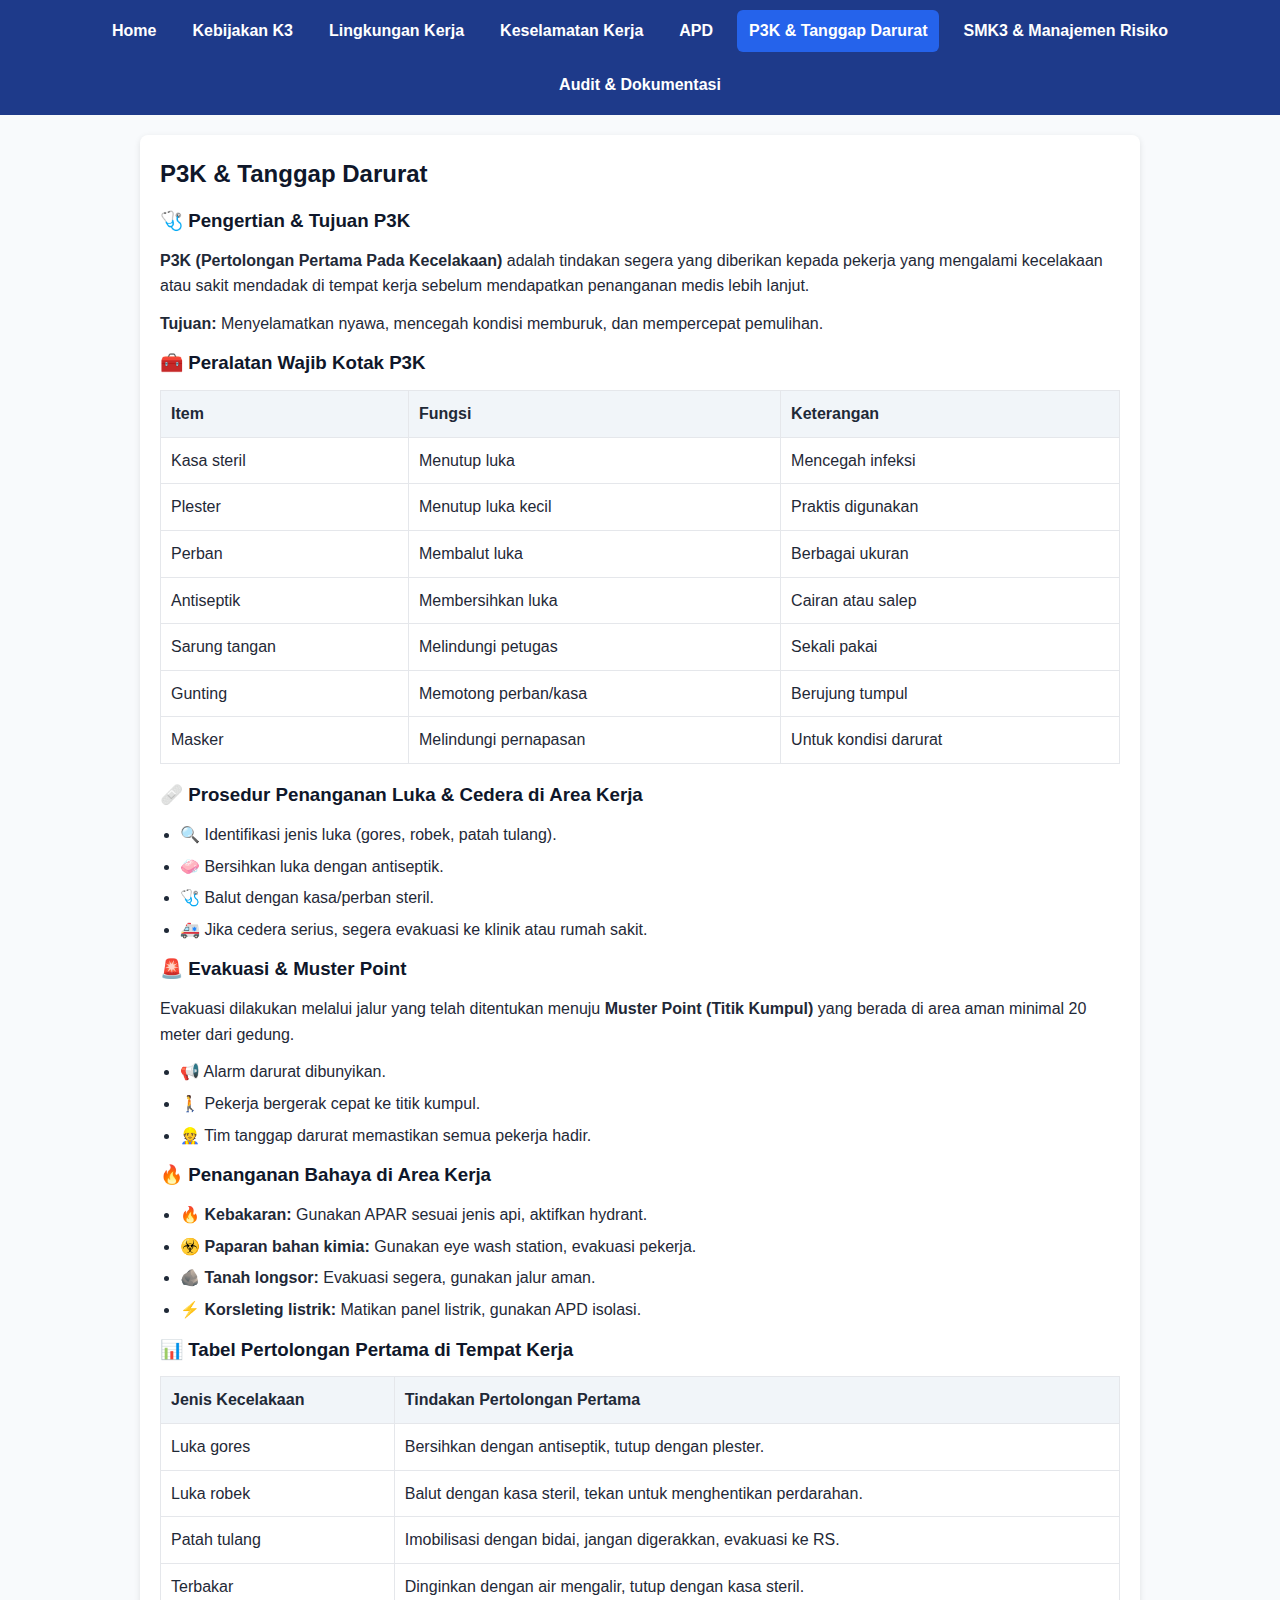
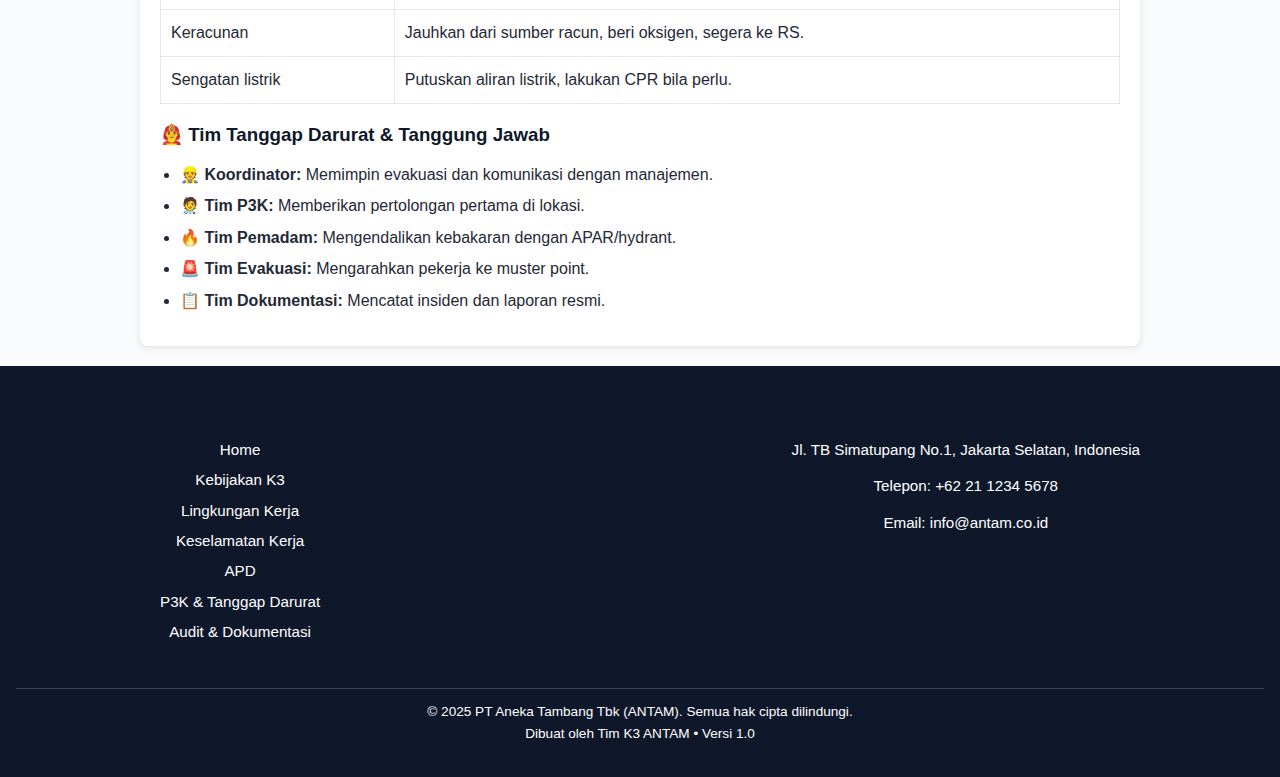
<file: p3k-tanggap-darurat.html>
<!doctype html>
<html lang="id">

<head>
    <meta charset="utf-8">
    <meta name="viewport" content="width=device-width,initial-scale=1">
    <title>K3 Perusahaan – P3K & Tanggap Darurat</title>
    <link rel="stylesheet" href="assets/css/style.css">
</head>

<body>
    <!-- Navbar -->
    <nav>
        <a href="index.html">Home</a>
        <a href="kebijakan-k3.html">Kebijakan K3</a>
        <a href="lingkungan-kerja.html">Lingkungan Kerja</a>
        <a href="keselamatan-kerja.html">Keselamatan Kerja</a>
        <a href="apd.html">APD</a>
        <a class="active" href="p3k-tanggap-darurat.html">P3K & Tanggap Darurat</a>
        <a href="smk3-manajemen-risiko.html">SMK3 & Manajemen Risiko</a>
        <a href="audit-dokumentasi.html">Audit & Dokumentasi</a>
    </nav>

    <main>
        <section class="section">
            <h2>P3K & Tanggap Darurat</h2>

            <!-- Pengertian & Tujuan -->
            <div class="k3-box">
                <h3>🩺 Pengertian & Tujuan P3K</h3>
                <p><strong>P3K (Pertolongan Pertama Pada Kecelakaan)</strong> adalah tindakan segera yang diberikan
                    kepada pekerja yang mengalami kecelakaan atau sakit mendadak di tempat kerja sebelum mendapatkan
                    penanganan medis lebih lanjut.</p>
                <p><strong>Tujuan:</strong> Menyelamatkan nyawa, mencegah kondisi memburuk, dan mempercepat pemulihan.
                </p>
            </div>

            <!-- Peralatan Wajib Kotak P3K -->
            <div class="k3-box">
                <h3>🧰 Peralatan Wajib Kotak P3K</h3>
                <table>
                    <thead>
                        <tr>
                            <th>Item</th>
                            <th>Fungsi</th>
                            <th>Keterangan</th>
                        </tr>
                    </thead>
                    <tbody>
                        <tr>
                            <td>Kasa steril</td>
                            <td>Menutup luka</td>
                            <td>Mencegah infeksi</td>
                        </tr>
                        <tr>
                            <td>Plester</td>
                            <td>Menutup luka kecil</td>
                            <td>Praktis digunakan</td>
                        </tr>
                        <tr>
                            <td>Perban</td>
                            <td>Membalut luka</td>
                            <td>Berbagai ukuran</td>
                        </tr>
                        <tr>
                            <td>Antiseptik</td>
                            <td>Membersihkan luka</td>
                            <td>Cairan atau salep</td>
                        </tr>
                        <tr>
                            <td>Sarung tangan</td>
                            <td>Melindungi petugas</td>
                            <td>Sekali pakai</td>
                        </tr>
                        <tr>
                            <td>Gunting</td>
                            <td>Memotong perban/kasa</td>
                            <td>Berujung tumpul</td>
                        </tr>
                        <tr>
                            <td>Masker</td>
                            <td>Melindungi pernapasan</td>
                            <td>Untuk kondisi darurat</td>
                        </tr>
                    </tbody>
                </table>
            </div>

            <!-- Prosedur Penanganan Luka & Cedera -->
            <div class="k3-box">
                <h3>🩹 Prosedur Penanganan Luka & Cedera di Area Kerja</h3>
                <ul>
                    <li>🔍 Identifikasi jenis luka (gores, robek, patah tulang).</li>
                    <li>🧼 Bersihkan luka dengan antiseptik.</li>
                    <li>🩺 Balut dengan kasa/perban steril.</li>
                    <li>🚑 Jika cedera serius, segera evakuasi ke klinik atau rumah sakit.</li>
                </ul>
            </div>

            <!-- Evakuasi & Muster Point -->
            <div class="k3-box">
                <h3>🚨 Evakuasi & Muster Point</h3>
                <p>Evakuasi dilakukan melalui jalur yang telah ditentukan menuju <strong>Muster Point (Titik
                        Kumpul)</strong> yang berada di area aman minimal 20 meter dari gedung.</p>
                <ul>
                    <li>📢 Alarm darurat dibunyikan.</li>
                    <li>🚶 Pekerja bergerak cepat ke titik kumpul.</li>
                    <li>👷 Tim tanggap darurat memastikan semua pekerja hadir.</li>
                </ul>
            </div>

            <!-- Penanganan Bahaya di Area Kerja -->
            <div class="k3-box">
                <h3>🔥 Penanganan Bahaya di Area Kerja</h3>
                <ul>
                    <li>🔥 <strong>Kebakaran:</strong> Gunakan APAR sesuai jenis api, aktifkan hydrant.</li>
                    <li>☣️ <strong>Paparan bahan kimia:</strong> Gunakan eye wash station, evakuasi pekerja.</li>
                    <li>🪨 <strong>Tanah longsor:</strong> Evakuasi segera, gunakan jalur aman.</li>
                    <li>⚡ <strong>Korsleting listrik:</strong> Matikan panel listrik, gunakan APD isolasi.</li>
                </ul>
            </div>

            <!-- Tabel Pertolongan Pertama -->
            <div class="k3-box">
                <h3>📊 Tabel Pertolongan Pertama di Tempat Kerja</h3>
                <table>
                    <thead>
                        <tr>
                            <th>Jenis Kecelakaan</th>
                            <th>Tindakan Pertolongan Pertama</th>
                        </tr>
                    </thead>
                    <tbody>
                        <tr>
                            <td>Luka gores</td>
                            <td>Bersihkan dengan antiseptik, tutup dengan plester.</td>
                        </tr>
                        <tr>
                            <td>Luka robek</td>
                            <td>Balut dengan kasa steril, tekan untuk menghentikan perdarahan.</td>
                        </tr>
                        <tr>
                            <td>Patah tulang</td>
                            <td>Imobilisasi dengan bidai, jangan digerakkan, evakuasi ke RS.</td>
                        </tr>
                        <tr>
                            <td>Terbakar</td>
                            <td>Dinginkan dengan air mengalir, tutup dengan kasa steril.</td>
                        </tr>
                        <tr>
                            <td>Keracunan</td>
                            <td>Jauhkan dari sumber racun, beri oksigen, segera ke RS.</td>
                        </tr>
                        <tr>
                            <td>Sengatan listrik</td>
                            <td>Putuskan aliran listrik, lakukan CPR bila perlu.</td>
                        </tr>
                    </tbody>
                </table>
            </div>

            <!-- Tim Tanggap Darurat -->
            <div class="k3-box">
                <h3>👨‍🚒 Tim Tanggap Darurat & Tanggung Jawab</h3>
                <ul>
                    <li>👷 <strong>Koordinator:</strong> Memimpin evakuasi dan komunikasi dengan manajemen.</li>
                    <li>🧑‍⚕️ <strong>Tim P3K:</strong> Memberikan pertolongan pertama di lokasi.</li>
                    <li>🔥 <strong>Tim Pemadam:</strong> Mengendalikan kebakaran dengan APAR/hydrant.</li>
                    <li>🚨 <strong>Tim Evakuasi:</strong> Mengarahkan pekerja ke muster point.</li>
                    <li>📋 <strong>Tim Dokumentasi:</strong> Mencatat insiden dan laporan resmi.</li>
                </ul>
            </div>
        </section>
    </main>

    <!-- Footer -->
    <footer style="background:#0f172a; color:#fff; padding:32px 16px; font-size:0.95rem;">
        <div
            style="max-width:1000px; margin:auto; display:flex; flex-wrap:wrap; justify-content:space-between; gap:24px;">
            <div>
                <h3 style="margin-bottom:12px;">Link Cepat</h3>
                <ul style="list-style:none; padding:0;">
                    <li><a href="index.html" style="color:#fff; text-decoration:none;">Home</a></li>
                    <li><a href="kebijakan-k3.html" style="color:#fff; text-decoration:none;">Kebijakan K3</a></li>
                    <li><a href="lingkungan-kerja.html" style="color:#fff; text-decoration:none;">Lingkungan Kerja</a>
                    </li>
                    <li><a href="keselamatan-kerja.html" style="color:#fff; text-decoration:none;">Keselamatan Kerja</a>
                    </li>
                    <li><a href="apd.html" style="color:#fff; text-decoration:none;">APD</a></li>
                    <li><a href="p3k-tanggap-darurat.html" style="color:#fff; text-decoration:none;">P3K & Tanggap
                            Darurat</a></li>
                    <li><a href="audit-dokumentasi.html" style="color:#fff; text-decoration:none;">Audit &
                            Dokumentasi</a></li>
                </ul>
            </div>
            <div>
                <h3 style="margin-bottom:12px;">Kontak ANTAM</h3>
                <p>Jl. TB Simatupang No.1, Jakarta Selatan, Indonesia</p>
                <p>Telepon: +62 21 1234 5678</p>
                <p>Email: info@antam.co.id</p>
            </div>
        </div>
        <div
            style="text-align:center; margin-top:32px; border-top:1px solid #334155; padding-top:12px; font-size:0.85rem;">
            © 2025 PT Aneka Tambang Tbk (ANTAM). Semua hak cipta dilindungi.<br>
            Dibuat oleh Tim K3 ANTAM • Versi 1.0
        </div>
    </footer>
</body>

</html>
</file>
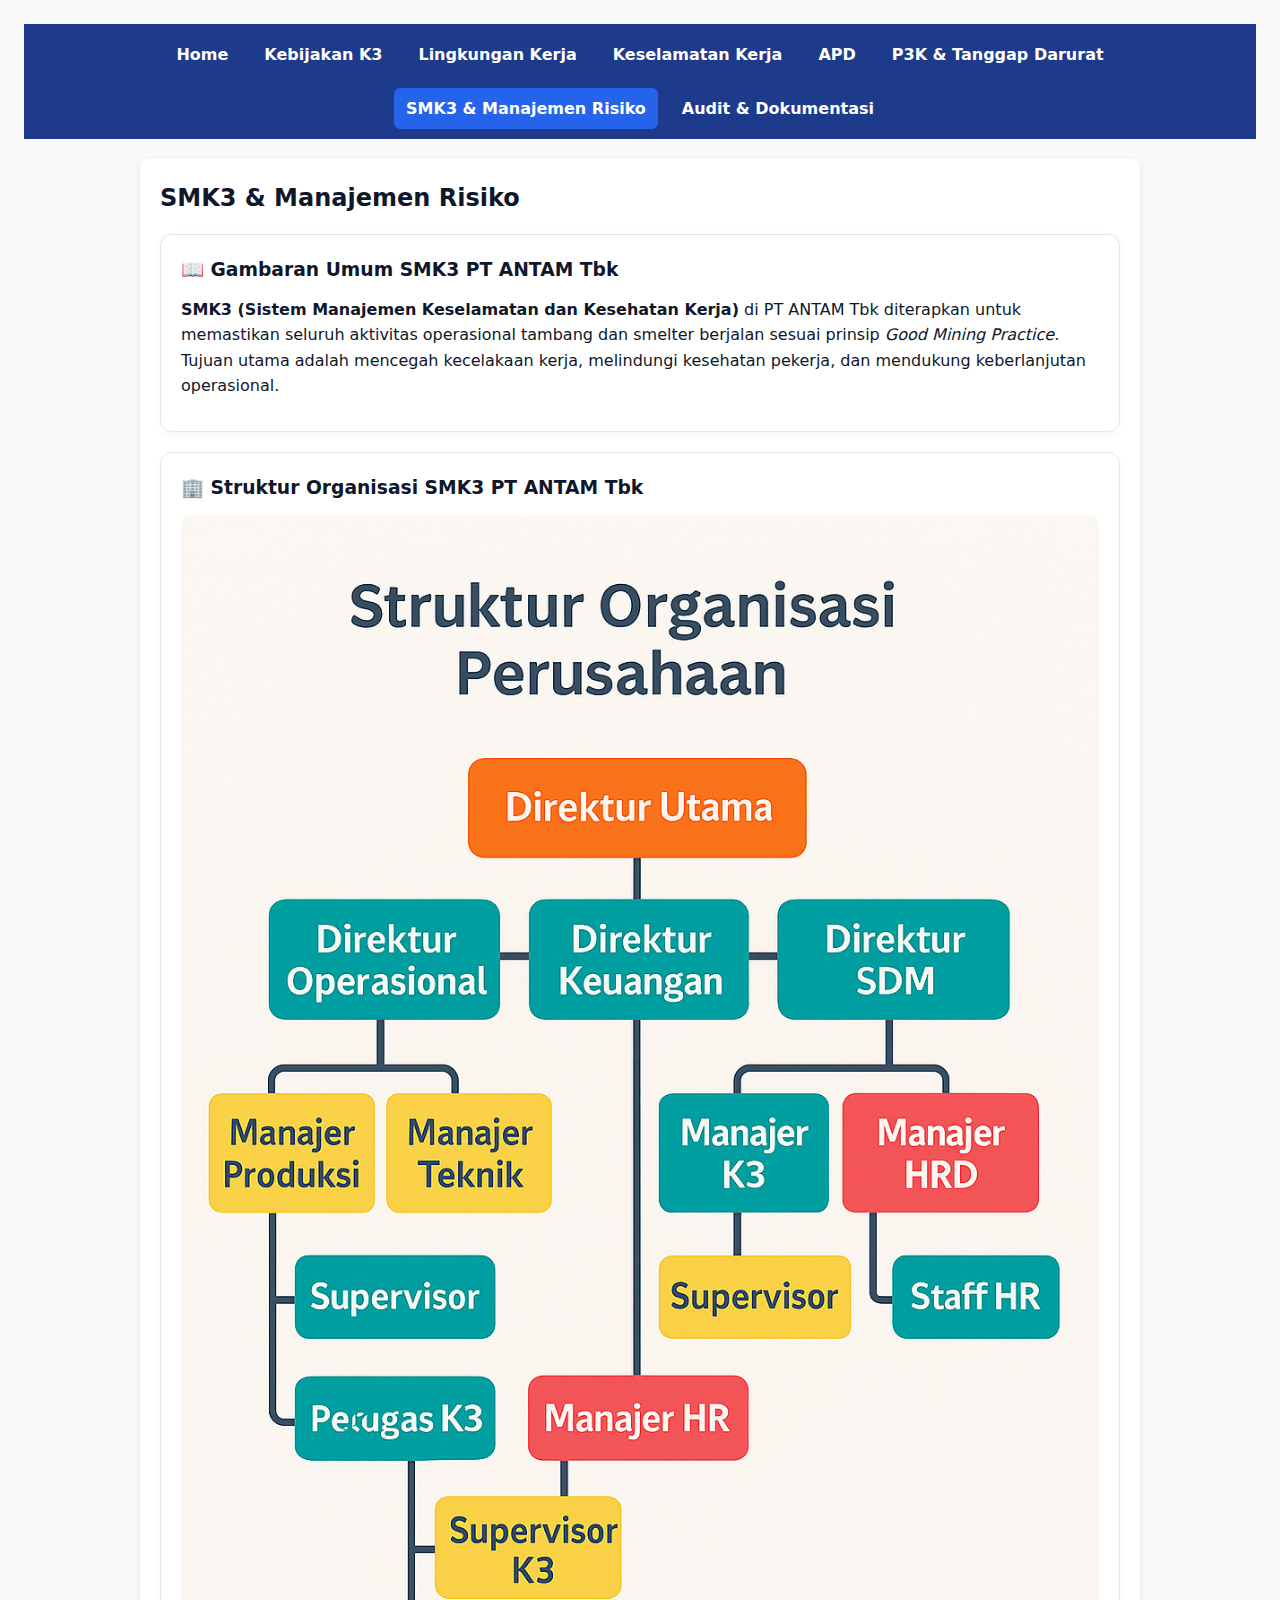
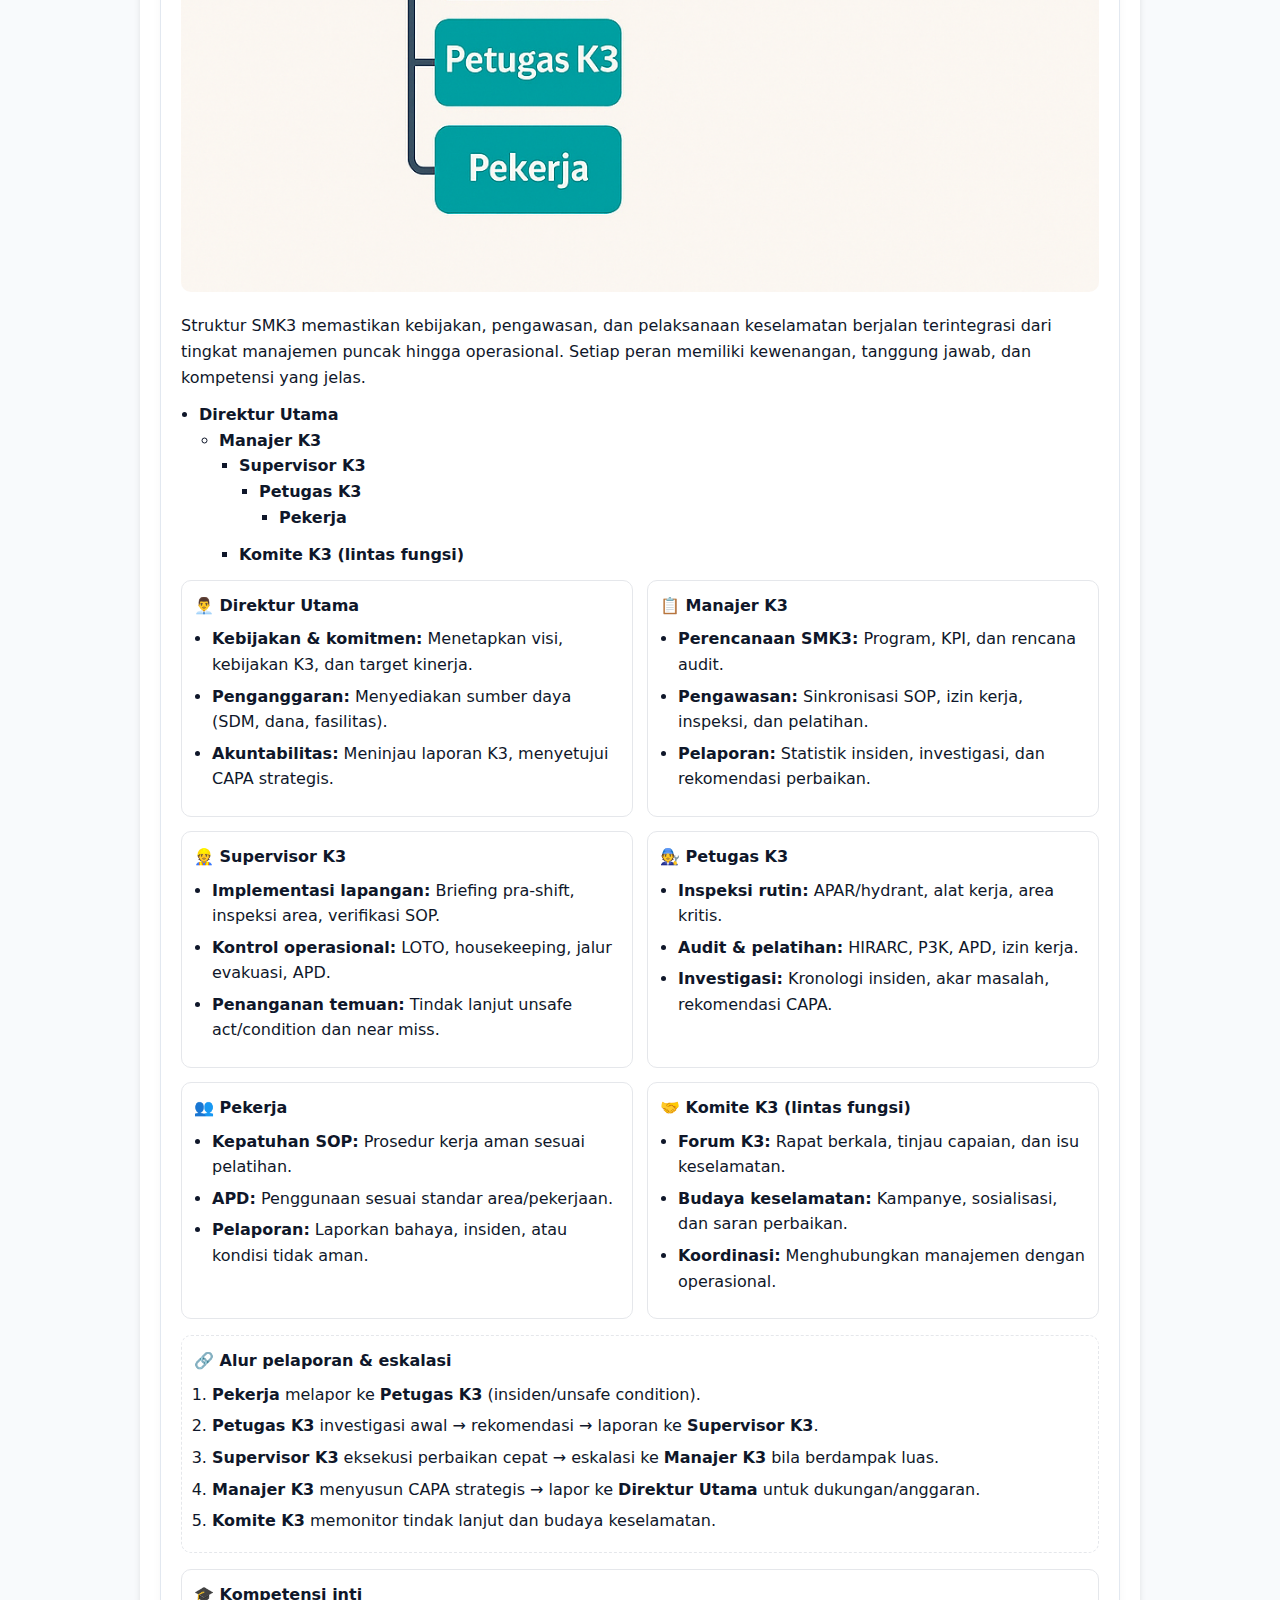
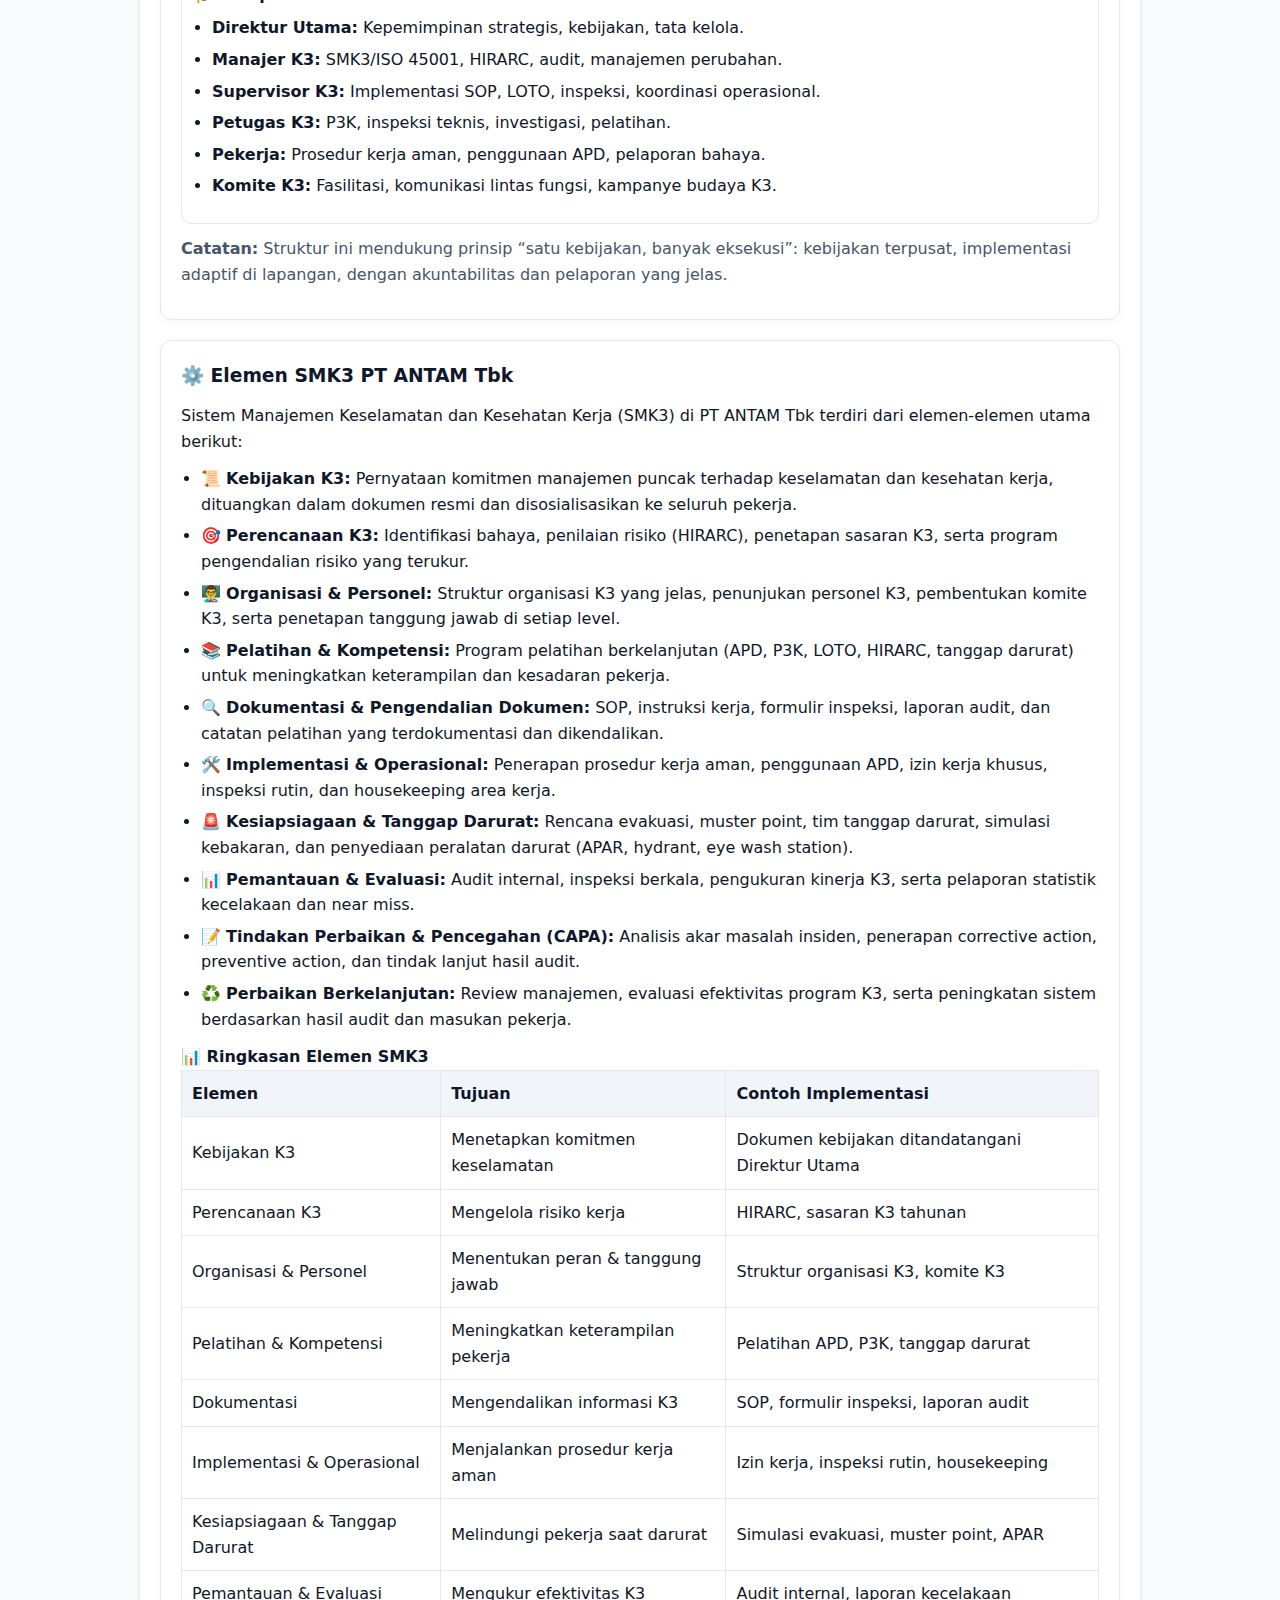
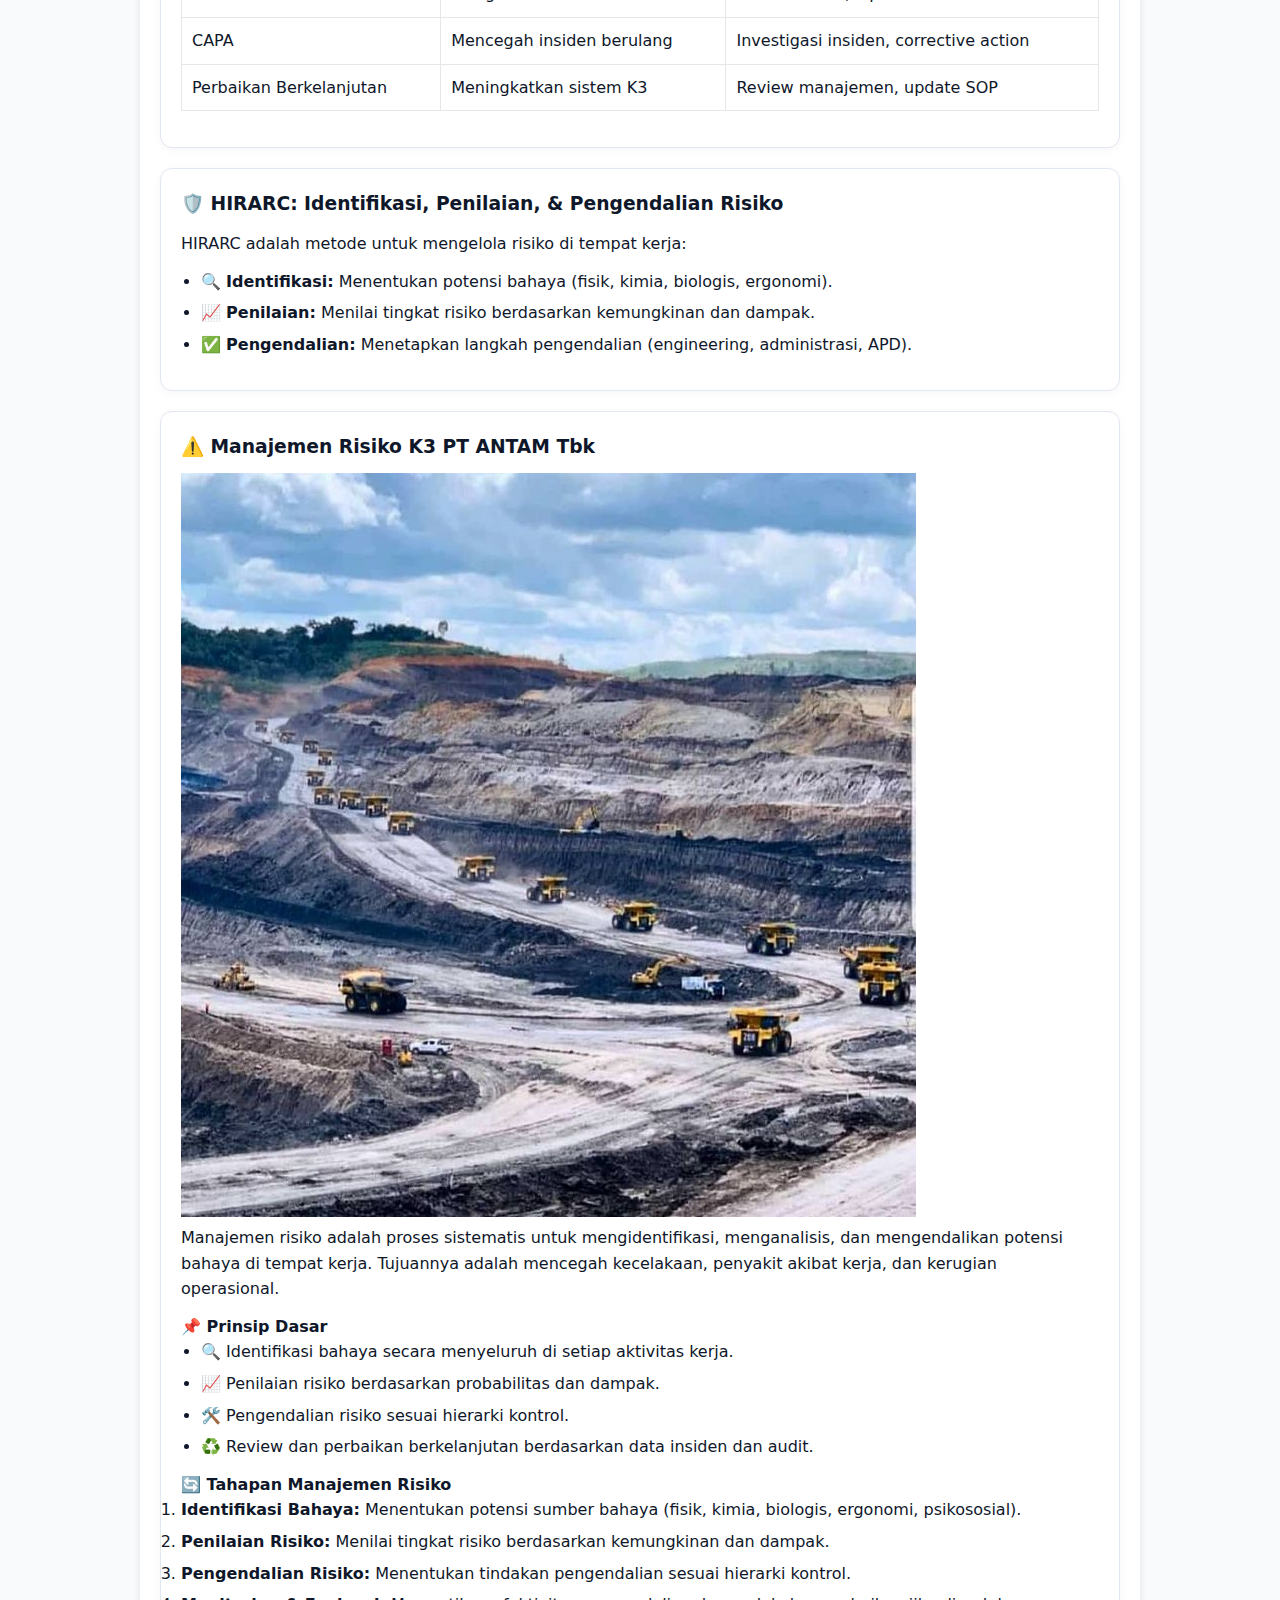
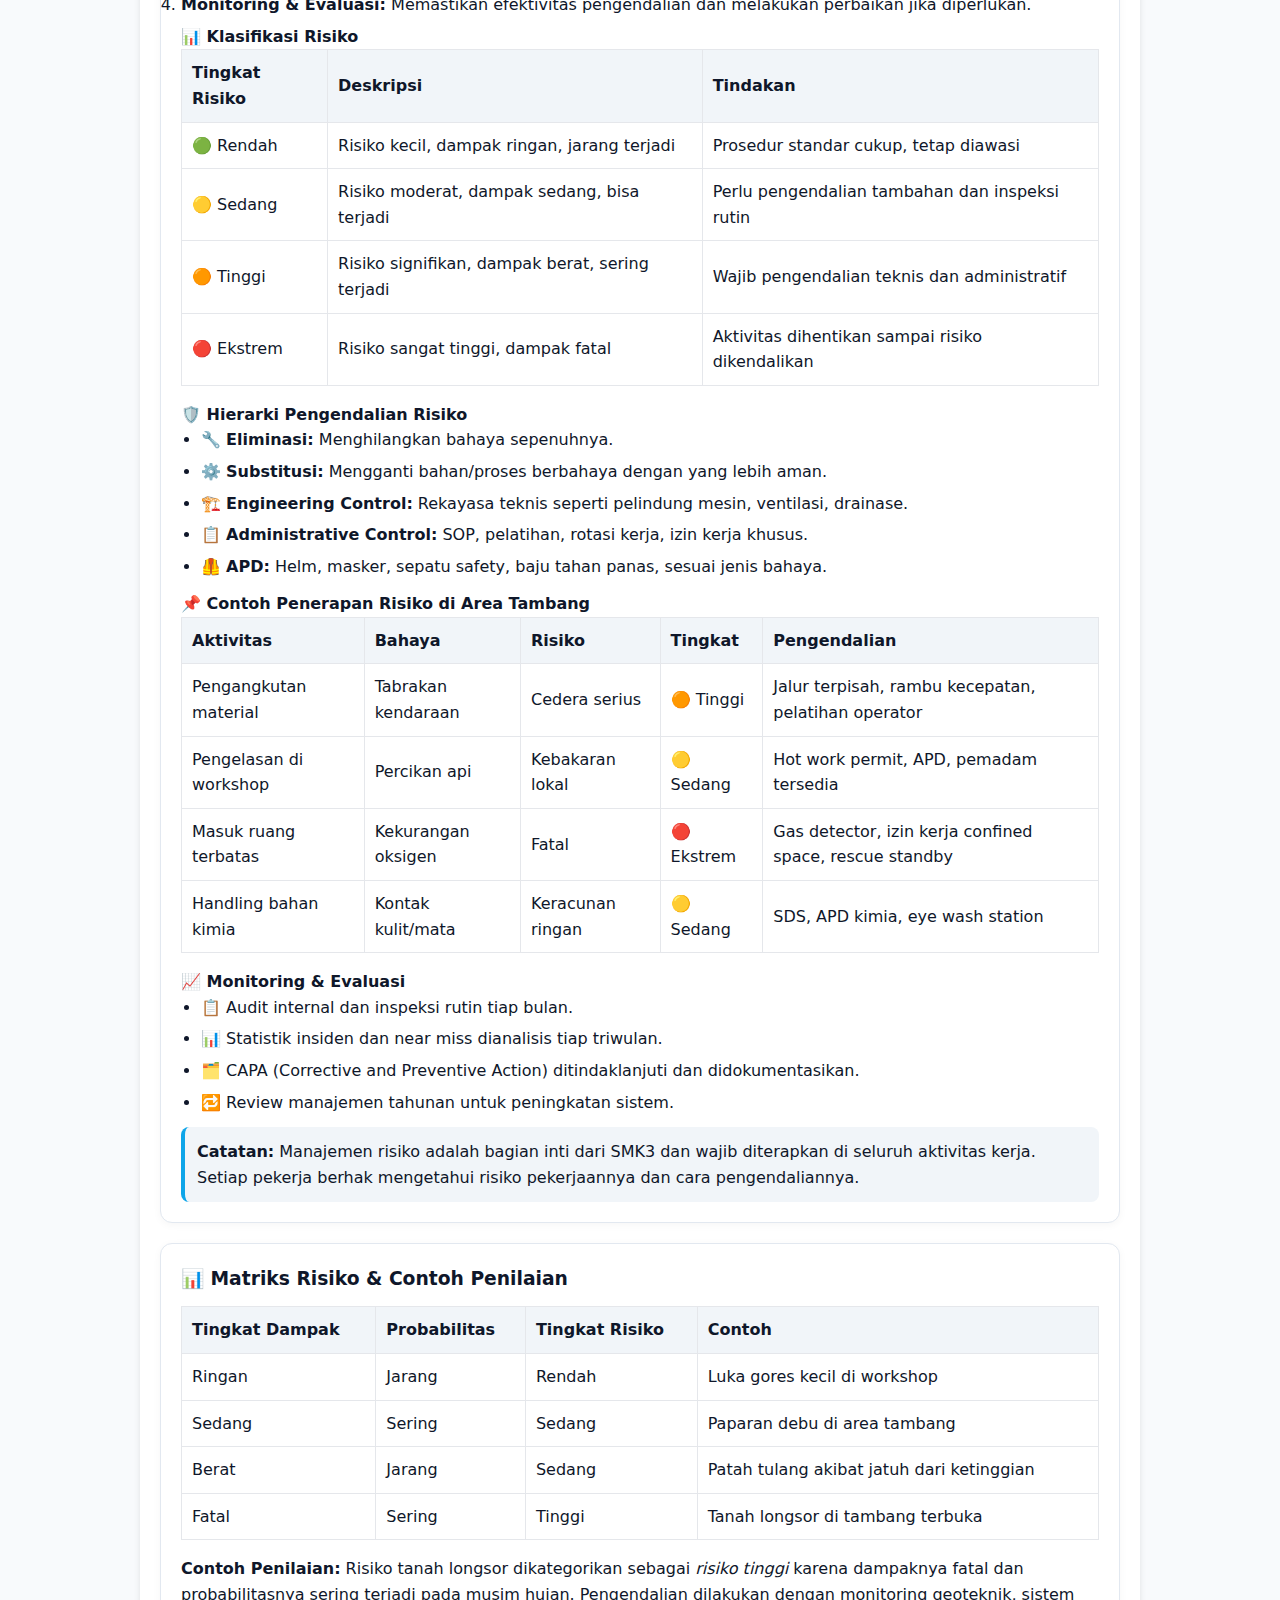
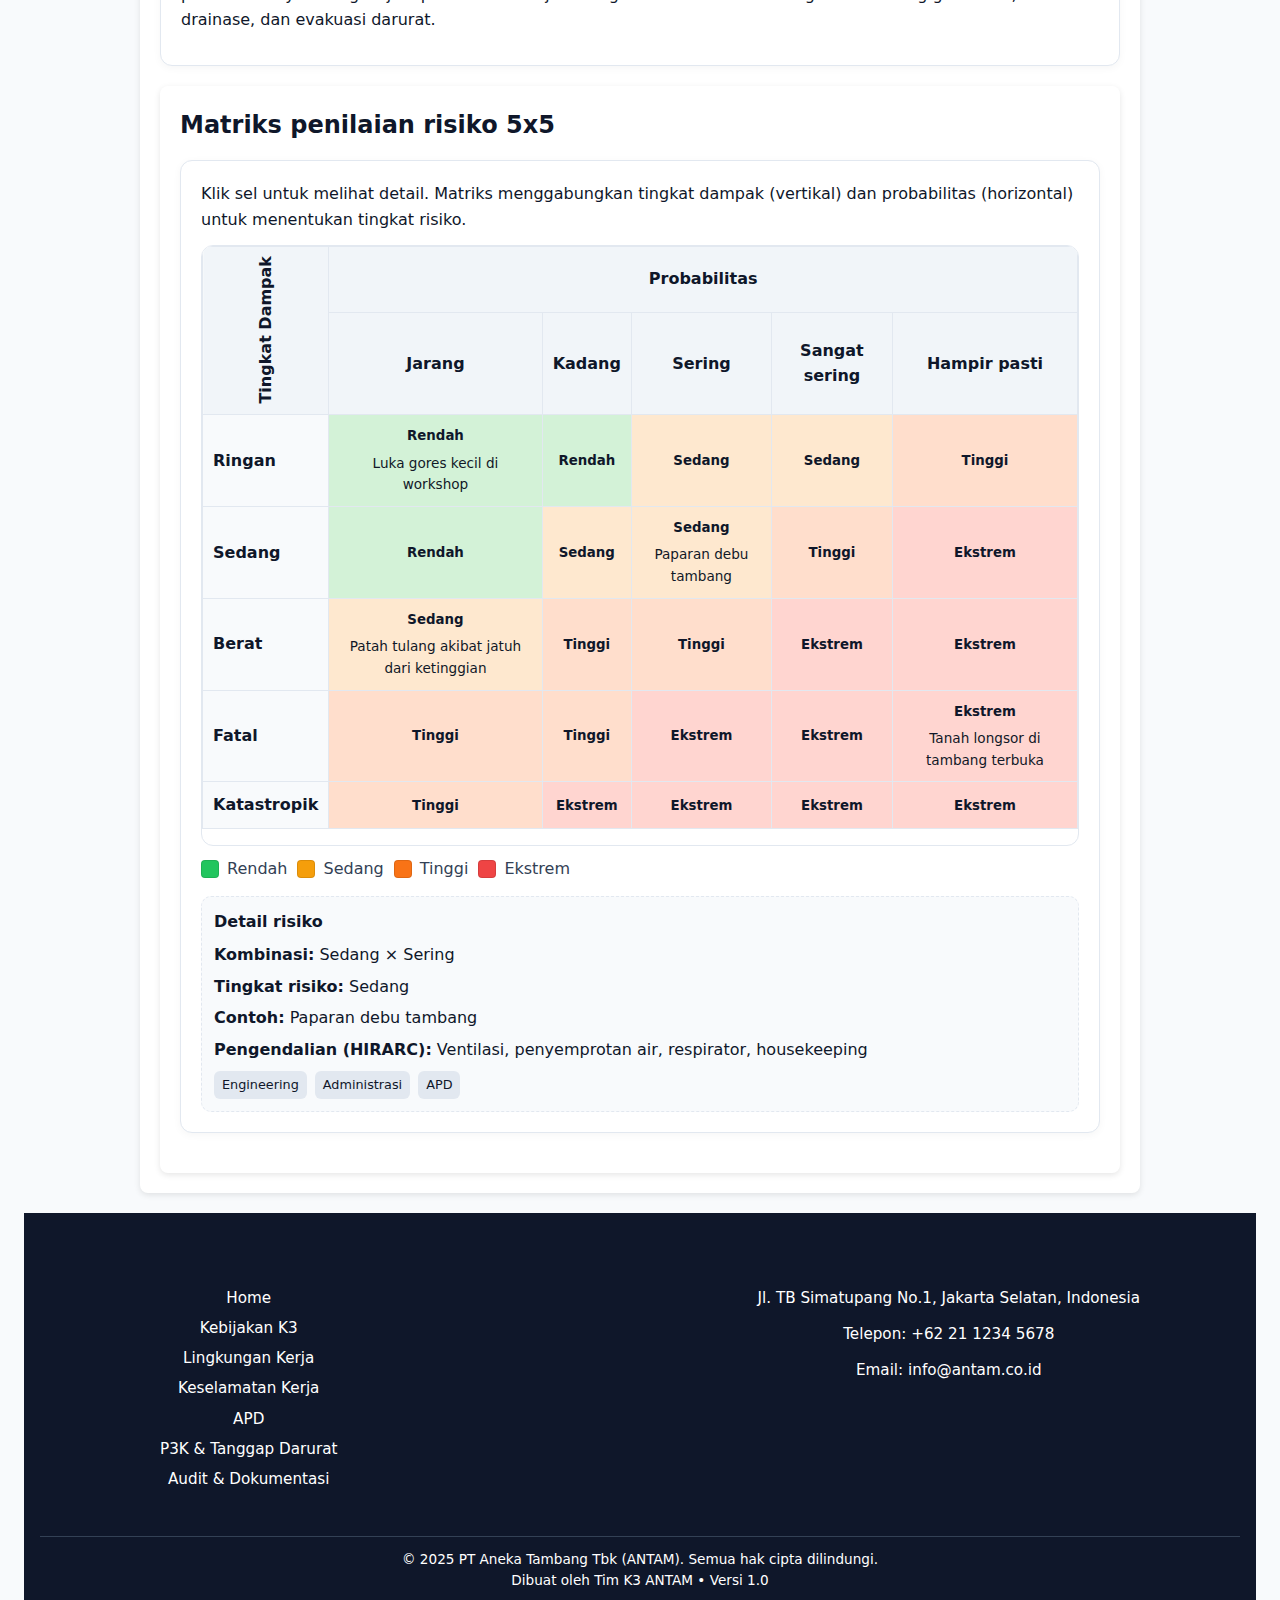
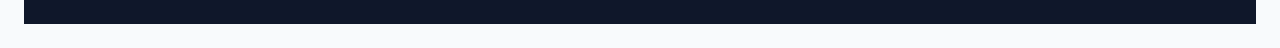
<file: smk3-manajemen-risiko.html>
<!doctype html>
<html lang="id">

<head>
    <meta charset="utf-8">
    <meta name="viewport" content="width=device-width,initial-scale=1">
    <title>K3 Perusahaan – SMK3 & Manajemen Risiko</title>
    <link rel="stylesheet" href="assets/css/style.css">
</head>

<body>
    <!-- Navbar -->
    <nav>
        <a href="index.html">Home</a>
        <a href="kebijakan-k3.html">Kebijakan K3</a>
        <a href="lingkungan-kerja.html">Lingkungan Kerja</a>
        <a href="keselamatan-kerja.html">Keselamatan Kerja</a>
        <a href="apd.html">APD</a>
        <a href="p3k-tanggap-darurat.html">P3K & Tanggap Darurat</a>
        <a class="active" href="smk3-manajemen-risiko.html">SMK3 & Manajemen Risiko</a>
        <a href="audit-dokumentasi.html">Audit & Dokumentasi</a>
    </nav>

    <main>
        <section class="section">
            <h2>SMK3 & Manajemen Risiko</h2>

            <!-- Gambaran Umum SMK3 -->
            <div class="k3-box">
                <h3>📖 Gambaran Umum SMK3 PT ANTAM Tbk</h3>
                <p><strong>SMK3 (Sistem Manajemen Keselamatan dan Kesehatan Kerja)</strong> di PT ANTAM Tbk diterapkan
                    untuk memastikan seluruh aktivitas operasional tambang dan smelter berjalan sesuai prinsip <em>Good
                        Mining Practice</em>. Tujuan utama adalah mencegah kecelakaan kerja, melindungi kesehatan
                    pekerja, dan mendukung keberlanjutan operasional.</p>
            </div>

            <!-- Struktur Organisasi SMK3 (versi lengkap) -->
            <div class="k3-box">
                <h3>🏢 Struktur Organisasi SMK3 PT ANTAM Tbk</h3>

                <!-- Gambar bagan (opsional) -->
                <img src="assets/images/gambar16.png" alt="Struktur Organisasi SMK3"
                    style="max-width:100%;border-radius:10px;margin-bottom:14px;">

                <!-- Gambaran singkat -->
                <p>Struktur SMK3 memastikan kebijakan, pengawasan, dan pelaksanaan keselamatan berjalan terintegrasi
                    dari tingkat manajemen puncak hingga operasional. Setiap peran memiliki kewenangan, tanggung jawab,
                    dan kompetensi yang jelas.</p>

                <!-- Hierarki ringkas -->
                <div class="org-chart" style="margin:12px 0;">
                    <ul style="margin-left:18px">
                        <li><strong>Direktur Utama</strong>
                            <ul>
                                <li><strong>Manajer K3</strong>
                                    <ul>
                                        <li><strong>Supervisor K3</strong>
                                            <ul>
                                                <li><strong>Petugas K3</strong>
                                                    <ul>
                                                        <li><strong>Pekerja</strong></li>
                                                    </ul>
                                                </li>
                                            </ul>
                                        </li>
                                        <li><strong>Komite K3 (lintas fungsi)</strong></li>
                                    </ul>
                                </li>
                            </ul>
                        </li>
                    </ul>
                </div>

                <!-- Tanggung jawab per peran -->
                <div class="grid-two" style="display:grid;grid-template-columns:1fr 1fr;gap:14px;">
                    <div class="role-box" style="border:1px solid #e5e7eb;border-radius:10px;padding:12px;">
                        <h4 style="margin:0 0 8px;">👨‍💼 Direktur Utama</h4>
                        <ul style="margin-left:18px">
                            <li><strong>Kebijakan & komitmen:</strong> Menetapkan visi, kebijakan K3, dan target
                                kinerja.</li>
                            <li><strong>Penganggaran:</strong> Menyediakan sumber daya (SDM, dana, fasilitas).</li>
                            <li><strong>Akuntabilitas:</strong> Meninjau laporan K3, menyetujui CAPA strategis.</li>
                        </ul>
                    </div>

                    <div class="role-box" style="border:1px solid #e5e7eb;border-radius:10px;padding:12px;">
                        <h4 style="margin:0 0 8px;">📋 Manajer K3</h4>
                        <ul style="margin-left:18px">
                            <li><strong>Perencanaan SMK3:</strong> Program, KPI, dan rencana audit.</li>
                            <li><strong>Pengawasan:</strong> Sinkronisasi SOP, izin kerja, inspeksi, dan pelatihan.</li>
                            <li><strong>Pelaporan:</strong> Statistik insiden, investigasi, dan rekomendasi perbaikan.
                            </li>
                        </ul>
                    </div>

                    <div class="role-box" style="border:1px solid #e5e7eb;border-radius:10px;padding:12px;">
                        <h4 style="margin:0 0 8px;">👷 Supervisor K3</h4>
                        <ul style="margin-left:18px">
                            <li><strong>Implementasi lapangan:</strong> Briefing pra-shift, inspeksi area, verifikasi
                                SOP.</li>
                            <li><strong>Kontrol operasional:</strong> LOTO, housekeeping, jalur evakuasi, APD.</li>
                            <li><strong>Penanganan temuan:</strong> Tindak lanjut unsafe act/condition dan near miss.
                            </li>
                        </ul>
                    </div>

                    <div class="role-box" style="border:1px solid #e5e7eb;border-radius:10px;padding:12px;">
                        <h4 style="margin:0 0 8px;">🧑‍🔧 Petugas K3</h4>
                        <ul style="margin-left:18px">
                            <li><strong>Inspeksi rutin:</strong> APAR/hydrant, alat kerja, area kritis.</li>
                            <li><strong>Audit & pelatihan:</strong> HIRARC, P3K, APD, izin kerja.</li>
                            <li><strong>Investigasi:</strong> Kronologi insiden, akar masalah, rekomendasi CAPA.</li>
                        </ul>
                    </div>

                    <div class="role-box" style="border:1px solid #e5e7eb;border-radius:10px;padding:12px;">
                        <h4 style="margin:0 0 8px;">👥 Pekerja</h4>
                        <ul style="margin-left:18px">
                            <li><strong>Kepatuhan SOP:</strong> Prosedur kerja aman sesuai pelatihan.</li>
                            <li><strong>APD:</strong> Penggunaan sesuai standar area/pekerjaan.</li>
                            <li><strong>Pelaporan:</strong> Laporkan bahaya, insiden, atau kondisi tidak aman.</li>
                        </ul>
                    </div>

                    <div class="role-box" style="border:1px solid #e5e7eb;border-radius:10px;padding:12px;">
                        <h4 style="margin:0 0 8px;">🤝 Komite K3 (lintas fungsi)</h4>
                        <ul style="margin-left:18px">
                            <li><strong>Forum K3:</strong> Rapat berkala, tinjau capaian, dan isu keselamatan.</li>
                            <li><strong>Budaya keselamatan:</strong> Kampanye, sosialisasi, dan saran perbaikan.</li>
                            <li><strong>Koordinasi:</strong> Menghubungkan manajemen dengan operasional.</li>
                        </ul>
                    </div>
                </div>

                <!-- Alur pelaporan & eskalasi -->
                <div style="margin-top:16px;border:1px dashed #e5e7eb;border-radius:10px;padding:12px;">
                    <h4 style="margin:0 0 8px;">🔗 Alur pelaporan & eskalasi</h4>
                    <ol style="margin-left:18px">
                        <li><strong>Pekerja</strong> melapor ke <strong>Petugas K3</strong> (insiden/unsafe condition).
                        </li>
                        <li><strong>Petugas K3</strong> investigasi awal → rekomendasi → laporan ke <strong>Supervisor
                                K3</strong>.</li>
                        <li><strong>Supervisor K3</strong> eksekusi perbaikan cepat → eskalasi ke <strong>Manajer
                                K3</strong> bila berdampak luas.</li>
                        <li><strong>Manajer K3</strong> menyusun CAPA strategis → lapor ke <strong>Direktur
                                Utama</strong> untuk dukungan/anggaran.</li>
                        <li><strong>Komite K3</strong> memonitor tindak lanjut dan budaya keselamatan.</li>
                    </ol>
                </div>

                <!-- Kompetensi inti per peran -->
                <div style="margin-top:16px;border:1px solid #e5e7eb;border-radius:10px;padding:12px;">
                    <h4 style="margin:0 0 8px;">🎓 Kompetensi inti</h4>
                    <ul style="margin-left:18px">
                        <li><strong>Direktur Utama:</strong> Kepemimpinan strategis, kebijakan, tata kelola.</li>
                        <li><strong>Manajer K3:</strong> SMK3/ISO 45001, HIRARC, audit, manajemen perubahan.</li>
                        <li><strong>Supervisor K3:</strong> Implementasi SOP, LOTO, inspeksi, koordinasi operasional.
                        </li>
                        <li><strong>Petugas K3:</strong> P3K, inspeksi teknis, investigasi, pelatihan.</li>
                        <li><strong>Pekerja:</strong> Prosedur kerja aman, penggunaan APD, pelaporan bahaya.</li>
                        <li><strong>Komite K3:</strong> Fasilitasi, komunikasi lintas fungsi, kampanye budaya K3.</li>
                    </ul>
                </div>

                <!-- Catatan integrasi -->
                <div style="margin-top:12px;color:#475569;">
                    <p><strong>Catatan:</strong> Struktur ini mendukung prinsip “satu kebijakan, banyak eksekusi”:
                        kebijakan terpusat, implementasi adaptif di lapangan, dengan akuntabilitas dan pelaporan yang
                        jelas.</p>
                </div>
            </div>


            <!-- Elemen SMK3 Lengkap -->
            <div class="k3-box">
                <h3>⚙️ Elemen SMK3 PT ANTAM Tbk</h3>
                <p>Sistem Manajemen Keselamatan dan Kesehatan Kerja (SMK3) di PT ANTAM Tbk terdiri dari elemen-elemen
                    utama berikut:</p>

                <ul>
                    <li>📜 <strong>Kebijakan K3:</strong> Pernyataan komitmen manajemen puncak terhadap keselamatan dan
                        kesehatan kerja, dituangkan dalam dokumen resmi dan disosialisasikan ke seluruh pekerja.</li>
                    <li>🎯 <strong>Perencanaan K3:</strong> Identifikasi bahaya, penilaian risiko (HIRARC), penetapan
                        sasaran K3, serta program pengendalian risiko yang terukur.</li>
                    <li>👨‍🏫 <strong>Organisasi & Personel:</strong> Struktur organisasi K3 yang jelas, penunjukan
                        personel K3, pembentukan komite K3, serta penetapan tanggung jawab di setiap level.</li>
                    <li>📚 <strong>Pelatihan & Kompetensi:</strong> Program pelatihan berkelanjutan (APD, P3K, LOTO,
                        HIRARC, tanggap darurat) untuk meningkatkan keterampilan dan kesadaran pekerja.</li>
                    <li>🔍 <strong>Dokumentasi & Pengendalian Dokumen:</strong> SOP, instruksi kerja, formulir inspeksi,
                        laporan audit, dan catatan pelatihan yang terdokumentasi dan dikendalikan.</li>
                    <li>🛠️ <strong>Implementasi & Operasional:</strong> Penerapan prosedur kerja aman, penggunaan APD,
                        izin kerja khusus, inspeksi rutin, dan housekeeping area kerja.</li>
                    <li>🚨 <strong>Kesiapsiagaan & Tanggap Darurat:</strong> Rencana evakuasi, muster point, tim tanggap
                        darurat, simulasi kebakaran, dan penyediaan peralatan darurat (APAR, hydrant, eye wash station).
                    </li>
                    <li>📊 <strong>Pemantauan & Evaluasi:</strong> Audit internal, inspeksi berkala, pengukuran kinerja
                        K3, serta pelaporan statistik kecelakaan dan near miss.</li>
                    <li>📝 <strong>Tindakan Perbaikan & Pencegahan (CAPA):</strong> Analisis akar masalah insiden,
                        penerapan corrective action, preventive action, dan tindak lanjut hasil audit.</li>
                    <li>♻️ <strong>Perbaikan Berkelanjutan:</strong> Review manajemen, evaluasi efektivitas program K3,
                        serta peningkatan sistem berdasarkan hasil audit dan masukan pekerja.</li>
                </ul>

                <!-- Tabel ringkasan elemen SMK3 -->
                <h4>📊 Ringkasan Elemen SMK3</h4>
                <table>
                    <thead>
                        <tr>
                            <th>Elemen</th>
                            <th>Tujuan</th>
                            <th>Contoh Implementasi</th>
                        </tr>
                    </thead>
                    <tbody>
                        <tr>
                            <td>Kebijakan K3</td>
                            <td>Menetapkan komitmen keselamatan</td>
                            <td>Dokumen kebijakan ditandatangani Direktur Utama</td>
                        </tr>
                        <tr>
                            <td>Perencanaan K3</td>
                            <td>Mengelola risiko kerja</td>
                            <td>HIRARC, sasaran K3 tahunan</td>
                        </tr>
                        <tr>
                            <td>Organisasi & Personel</td>
                            <td>Menentukan peran & tanggung jawab</td>
                            <td>Struktur organisasi K3, komite K3</td>
                        </tr>
                        <tr>
                            <td>Pelatihan & Kompetensi</td>
                            <td>Meningkatkan keterampilan pekerja</td>
                            <td>Pelatihan APD, P3K, tanggap darurat</td>
                        </tr>
                        <tr>
                            <td>Dokumentasi</td>
                            <td>Mengendalikan informasi K3</td>
                            <td>SOP, formulir inspeksi, laporan audit</td>
                        </tr>
                        <tr>
                            <td>Implementasi & Operasional</td>
                            <td>Menjalankan prosedur kerja aman</td>
                            <td>Izin kerja, inspeksi rutin, housekeeping</td>
                        </tr>
                        <tr>
                            <td>Kesiapsiagaan & Tanggap Darurat</td>
                            <td>Melindungi pekerja saat darurat</td>
                            <td>Simulasi evakuasi, muster point, APAR</td>
                        </tr>
                        <tr>
                            <td>Pemantauan & Evaluasi</td>
                            <td>Mengukur efektivitas K3</td>
                            <td>Audit internal, laporan kecelakaan</td>
                        </tr>
                        <tr>
                            <td>CAPA</td>
                            <td>Mencegah insiden berulang</td>
                            <td>Investigasi insiden, corrective action</td>
                        </tr>
                        <tr>
                            <td>Perbaikan Berkelanjutan</td>
                            <td>Meningkatkan sistem K3</td>
                            <td>Review manajemen, update SOP</td>
                        </tr>
                    </tbody>
                </table>
            </div>


            <!-- HIRARC -->
            <div class="k3-box">
                <h3>🛡️ HIRARC: Identifikasi, Penilaian, & Pengendalian Risiko</h3>
                <p>HIRARC adalah metode untuk mengelola risiko di tempat kerja:</p>
                <ul>
                    <li>🔍 <strong>Identifikasi:</strong> Menentukan potensi bahaya (fisik, kimia, biologis, ergonomi).
                    </li>
                    <li>📈 <strong>Penilaian:</strong> Menilai tingkat risiko berdasarkan kemungkinan dan dampak.</li>
                    <li>✅ <strong>Pengendalian:</strong> Menetapkan langkah pengendalian (engineering, administrasi,
                        APD).</li>
                </ul>
            </div>

            <!-- Manajemen Risiko K3 -->
            <div class="k3-box">
                <h3>⚠️ Manajemen Risiko K3 PT ANTAM Tbk</h3>
                <img src="assets/images/gambar2.jpg" alt="keselamatan kerja">
                <p>Manajemen risiko adalah proses sistematis untuk mengidentifikasi, menganalisis, dan mengendalikan
                    potensi bahaya di tempat kerja. Tujuannya adalah mencegah kecelakaan, penyakit akibat kerja, dan
                    kerugian operasional.</p>

                <!-- Prinsip Dasar -->
                <h4>📌 Prinsip Dasar</h4>
                <ul>
                    <li>🔍 Identifikasi bahaya secara menyeluruh di setiap aktivitas kerja.</li>
                    <li>📈 Penilaian risiko berdasarkan probabilitas dan dampak.</li>
                    <li>🛠️ Pengendalian risiko sesuai hierarki kontrol.</li>
                    <li>♻️ Review dan perbaikan berkelanjutan berdasarkan data insiden dan audit.</li>
                </ul>

                <!-- Tahapan Manajemen Risiko -->
                <h4>🔄 Tahapan Manajemen Risiko</h4>
                <ol>
                    <li><strong>Identifikasi Bahaya:</strong> Menentukan potensi sumber bahaya (fisik, kimia, biologis,
                        ergonomi, psikososial).</li>
                    <li><strong>Penilaian Risiko:</strong> Menilai tingkat risiko berdasarkan kemungkinan dan dampak.
                    </li>
                    <li><strong>Pengendalian Risiko:</strong> Menentukan tindakan pengendalian sesuai hierarki kontrol.
                    </li>
                    <li><strong>Monitoring & Evaluasi:</strong> Memastikan efektivitas pengendalian dan melakukan
                        perbaikan jika diperlukan.</li>
                </ol>

                <!-- Klasifikasi Risiko -->
                <h4>📊 Klasifikasi Risiko</h4>
                <table>
                    <thead>
                        <tr>
                            <th>Tingkat Risiko</th>
                            <th>Deskripsi</th>
                            <th>Tindakan</th>
                        </tr>
                    </thead>
                    <tbody>
                        <tr>
                            <td>🟢 Rendah</td>
                            <td>Risiko kecil, dampak ringan, jarang terjadi</td>
                            <td>Prosedur standar cukup, tetap diawasi</td>
                        </tr>
                        <tr>
                            <td>🟡 Sedang</td>
                            <td>Risiko moderat, dampak sedang, bisa terjadi</td>
                            <td>Perlu pengendalian tambahan dan inspeksi rutin</td>
                        </tr>
                        <tr>
                            <td>🟠 Tinggi</td>
                            <td>Risiko signifikan, dampak berat, sering terjadi</td>
                            <td>Wajib pengendalian teknis dan administratif</td>
                        </tr>
                        <tr>
                            <td>🔴 Ekstrem</td>
                            <td>Risiko sangat tinggi, dampak fatal</td>
                            <td>Aktivitas dihentikan sampai risiko dikendalikan</td>
                        </tr>
                    </tbody>
                </table>

                <!-- Hierarki Pengendalian Risiko -->
                <h4>🛡️ Hierarki Pengendalian Risiko</h4>
                <ul>
                    <li>🔧 <strong>Eliminasi:</strong> Menghilangkan bahaya sepenuhnya.</li>
                    <li>⚙️ <strong>Substitusi:</strong> Mengganti bahan/proses berbahaya dengan yang lebih aman.</li>
                    <li>🏗️ <strong>Engineering Control:</strong> Rekayasa teknis seperti pelindung mesin, ventilasi,
                        drainase.</li>
                    <li>📋 <strong>Administrative Control:</strong> SOP, pelatihan, rotasi kerja, izin kerja khusus.
                    </li>
                    <li>🦺 <strong>APD:</strong> Helm, masker, sepatu safety, baju tahan panas, sesuai jenis bahaya.
                    </li>
                </ul>

                <!-- Contoh Penerapan -->
                <h4>📌 Contoh Penerapan Risiko di Area Tambang</h4>
                <table>
                    <thead>
                        <tr>
                            <th>Aktivitas</th>
                            <th>Bahaya</th>
                            <th>Risiko</th>
                            <th>Tingkat</th>
                            <th>Pengendalian</th>
                        </tr>
                    </thead>
                    <tbody>
                        <tr>
                            <td>Pengangkutan material</td>
                            <td>Tabrakan kendaraan</td>
                            <td>Cedera serius</td>
                            <td>🟠 Tinggi</td>
                            <td>Jalur terpisah, rambu kecepatan, pelatihan operator</td>
                        </tr>
                        <tr>
                            <td>Pengelasan di workshop</td>
                            <td>Percikan api</td>
                            <td>Kebakaran lokal</td>
                            <td>🟡 Sedang</td>
                            <td>Hot work permit, APD, pemadam tersedia</td>
                        </tr>
                        <tr>
                            <td>Masuk ruang terbatas</td>
                            <td>Kekurangan oksigen</td>
                            <td>Fatal</td>
                            <td>🔴 Ekstrem</td>
                            <td>Gas detector, izin kerja confined space, rescue standby</td>
                        </tr>
                        <tr>
                            <td>Handling bahan kimia</td>
                            <td>Kontak kulit/mata</td>
                            <td>Keracunan ringan</td>
                            <td>🟡 Sedang</td>
                            <td>SDS, APD kimia, eye wash station</td>
                        </tr>
                    </tbody>
                </table>

                <!-- Monitoring & Evaluasi -->
                <h4>📈 Monitoring & Evaluasi</h4>
                <ul>
                    <li>📋 Audit internal dan inspeksi rutin tiap bulan.</li>
                    <li>📊 Statistik insiden dan near miss dianalisis tiap triwulan.</li>
                    <li>🗂️ CAPA (Corrective and Preventive Action) ditindaklanjuti dan didokumentasikan.</li>
                    <li>🔁 Review manajemen tahunan untuk peningkatan sistem.</li>
                </ul>

                <!-- Catatan -->
                <div
                    style="background:#f1f5f9;border-left:4px solid #0ea5e9;padding:12px;border-radius:8px;margin-top:12px;">
                    <strong>Catatan:</strong> Manajemen risiko adalah bagian inti dari SMK3 dan wajib diterapkan di
                    seluruh aktivitas kerja. Setiap pekerja berhak mengetahui risiko pekerjaannya dan cara
                    pengendaliannya.
                </div>
            </div>


            <!-- Matriks Risiko -->
            <div class="k3-box">
                <h3>📊 Matriks Risiko & Contoh Penilaian</h3>
                <table>
                    <thead>
                        <tr>
                            <th>Tingkat Dampak</th>
                            <th>Probabilitas</th>
                            <th>Tingkat Risiko</th>
                            <th>Contoh</th>
                        </tr>
                    </thead>
                    <tbody>
                        <tr>
                            <td>Ringan</td>
                            <td>Jarang</td>
                            <td>Rendah</td>
                            <td>Luka gores kecil di workshop</td>
                        </tr>
                        <tr>
                            <td>Sedang</td>
                            <td>Sering</td>
                            <td>Sedang</td>
                            <td>Paparan debu di area tambang</td>
                        </tr>
                        <tr>
                            <td>Berat</td>
                            <td>Jarang</td>
                            <td>Sedang</td>
                            <td>Patah tulang akibat jatuh dari ketinggian</td>
                        </tr>
                        <tr>
                            <td>Fatal</td>
                            <td>Sering</td>
                            <td>Tinggi</td>
                            <td>Tanah longsor di tambang terbuka</td>
                        </tr>
                    </tbody>
                </table>
                <p><strong>Contoh Penilaian:</strong> Risiko tanah longsor dikategorikan sebagai <em>risiko tinggi</em>
                    karena dampaknya fatal dan probabilitasnya sering terjadi pada musim hujan. Pengendalian dilakukan
                    dengan monitoring geoteknik, sistem drainase, dan evakuasi darurat.</p>
            </div>

            <!doctype html>
            <html lang="id">

            <head>
                <meta charset="utf-8">
                <meta name="viewport" content="width=device-width,initial-scale=1">
                <title>Matriks Penilaian Risiko 5x5</title>

                <!-- Opsional: gunakan style.css kamu. Komponen ini juga menyertakan gaya mandiri. -->
                <style>
                    :root {
                        --risk-low: #22c55e;
                        /* hijau */
                        --risk-med: #f59e0b;
                        /* kuning */
                        --risk-high: #f97316;
                        /* oranye */
                        --risk-extreme: #ef4444;
                        /* merah */
                        --bg: #0f172a;
                        --surface: #fff;
                        --muted: #64748b;
                        --border: #e2e8f0;
                    }

                    body {
                        font-family: system-ui, -apple-system, Segoe UI, Roboto, Ubuntu, "Helvetica Neue", sans-serif;
                        background: #f8fafc;
                        color: #0f172a;
                        margin: 0;
                        padding: 24px
                    }

                    .section {
                        max-width: 1080px;
                        margin: 0 auto
                    }

                    h2 {
                        margin: 0 0 16px
                    }

                    .k3-box {
                        background: #fff;
                        border: 1px solid var(--border);
                        border-radius: 12px;
                        padding: 20px;
                        margin-bottom: 20px;
                        box-shadow: 0 2px 8px rgba(0, 0, 0, .04)
                    }

                    /* Matriks */
                    .matrix-wrap {
                        overflow: auto;
                        border: 1px solid var(--border);
                        border-radius: 12px
                    }

                    .risk-matrix {
                        border-collapse: collapse;
                        width: 100%;
                        min-width: 720px;
                        background: #fff
                    }

                    .risk-matrix th,
                    .risk-matrix td {
                        border: 1px solid var(--border);
                        padding: 10px;
                        text-align: center
                    }

                    .risk-matrix thead th {
                        background: #f1f5f9;
                        font-weight: 600
                    }

                    .risk-matrix .y-label {
                        writing-mode: vertical-rl;
                        transform: rotate(180deg);
                        background: #f1f5f9;
                        font-weight: 700;
                        width: 48px
                    }

                    .risk-matrix .x-label {
                        background: #f1f5f9;
                        font-weight: 700
                    }

                    .risk-matrix .sev {
                        background: #f8fafc;
                        font-weight: 600;
                        text-align: left
                    }

                    .cell {
                        cursor: pointer;
                        position: relative;
                        color: #0f172a
                    }

                    .cell small {
                        display: block;
                        color: #0f172a;
                        font-weight: 600
                    }

                    .cell .example {
                        display: block;
                        color: #111827;
                        margin-top: 6px;
                        font-size: .85rem
                    }

                    .legend {
                        display: flex;
                        gap: 10px;
                        flex-wrap: wrap;
                        margin-top: 10px
                    }

                    .legend .item {
                        display: flex;
                        align-items: center;
                        gap: 8px;
                        color: #334155
                    }

                    .swatch {
                        width: 18px;
                        height: 18px;
                        border-radius: 4px;
                        border: 1px solid rgba(0, 0, 0, .1)
                    }

                    /* Warna sel (tingkat risiko) */
                    .low {
                        background: color-mix(in oklab, var(--risk-low) 25%, white 75%)
                    }

                    .med {
                        background: color-mix(in oklab, var(--risk-med) 25%, white 75%)
                    }

                    .high {
                        background: color-mix(in oklab, var(--risk-high) 25%, white 75%)
                    }

                    .extreme {
                        background: color-mix(in oklab, var(--risk-extreme) 25%, white 75%)
                    }

                    /* Panel detail */
                    .detail {
                        margin-top: 14px;
                        border: 1px dashed var(--border);
                        border-radius: 10px;
                        padding: 12px;
                        background: #f8fafc
                    }

                    .detail h4 {
                        margin: 0 0 8px
                    }

                    .detail p {
                        margin: 0 0 6px
                    }

                    .detail .tags {
                        display: flex;
                        gap: 8px;
                        flex-wrap: wrap;
                        margin-top: 8px
                    }

                    .tag {
                        background: #e2e8f0;
                        color: #0f172a;
                        padding: 4px 8px;
                        border-radius: 6px;
                        font-size: .8rem
                    }

                    /* Hint aksesibilitas */
                    .cell:focus {
                        outline: 2px solid #334155;
                        outline-offset: -2px
                    }
                </style>
            </head>

            <body>
                <main class="section">
                    <h2>Matriks penilaian risiko 5x5</h2>

                    <div class="k3-box">
                        <p>Klik sel untuk melihat detail. Matriks menggabungkan tingkat dampak (vertikal) dan
                            probabilitas (horizontal) untuk menentukan tingkat risiko.</p>

                        <div class="matrix-wrap" role="table" aria-label="Matriks Penilaian Risiko 5x5">
                            <table class="risk-matrix">
                                <thead>
                                    <tr>
                                        <th class="y-label" rowspan="2" scope="colgroup" aria-label="Tingkat Dampak">
                                            Tingkat Dampak</th>
                                        <th class="x-label" colspan="6" scope="colgroup">Probabilitas</th>
                                    </tr>
                                    <tr>
                                        <th scope="col">Jarang</th>
                                        <th scope="col">Kadang</th>
                                        <th scope="col">Sering</th>
                                        <th scope="col">Sangat sering</th>
                                        <th scope="col">Hampir pasti</th>
                                    </tr>
                                </thead>
                                <tbody>
                                    <!-- Ringan -->
                                    <tr>
                                        <th scope="row" class="sev">Ringan</th>
                                        <td class="cell low" tabindex="0" data-title="Ringan × Jarang"
                                            data-level="Rendah" data-ex="Luka gores kecil di workshop"
                                            data-controls="SOP standar, plester, antiseptik"></td>
                                        <td class="cell low" tabindex="0" data-title="Ringan × Kadang"
                                            data-level="Rendah" data-ex="" data-controls="SOP standar, pengawasan"></td>
                                        <td class="cell med" tabindex="0" data-title="Ringan × Sering"
                                            data-level="Sedang" data-ex=""
                                            data-controls="Administratif, briefing, pengawasan ketat"></td>
                                        <td class="cell med" tabindex="0" data-title="Ringan × Sangat sering"
                                            data-level="Sedang" data-ex=""
                                            data-controls="Pengendalian administratif + APD"></td>
                                        <td class="cell high" tabindex="0" data-title="Ringan × Hampir pasti"
                                            data-level="Tinggi" data-ex=""
                                            data-controls="Engineering ringan + administrasi + APD"></td>
                                    </tr>
                                    <!-- Sedang -->
                                    <tr>
                                        <th scope="row" class="sev">Sedang</th>
                                        <td class="cell low" tabindex="0" data-title="Sedang × Jarang"
                                            data-level="Rendah" data-ex="" data-controls="SOP, monitoring periodik">
                                        </td>
                                        <td class="cell med" tabindex="0" data-title="Sedang × Kadang"
                                            data-level="Sedang" data-ex=""
                                            data-controls="Kontrol administratif, inspeksi"></td>
                                        <td class="cell med" tabindex="0" data-title="Sedang × Sering"
                                            data-level="Sedang" data-ex="Paparan debu tambang"
                                            data-controls="Ventilasi, penyemprotan air, respirator, housekeeping"></td>
                                        <td class="cell high" tabindex="0" data-title="Sedang × Sangat sering"
                                            data-level="Tinggi" data-ex=""
                                            data-controls="Engineering + administrasi + APD"></td>
                                        <td class="cell extreme" tabindex="0" data-title="Sedang × Hampir pasti"
                                            data-level="Ekstrem" data-ex=""
                                            data-controls="Hentikan pekerjaan, rekayasa, izin kerja khusus"></td>
                                    </tr>
                                    <!-- Berat -->
                                    <tr>
                                        <th scope="row" class="sev">Berat</th>
                                        <td class="cell med" tabindex="0" data-title="Berat × Jarang"
                                            data-level="Sedang" data-ex="Patah tulang akibat jatuh dari ketinggian"
                                            data-controls="Proteksi jatuh, izin kerja ketinggian, pelatihan, rescue kit">
                                        </td>
                                        <td class="cell high" tabindex="0" data-title="Berat × Kadang"
                                            data-level="Tinggi" data-ex=""
                                            data-controls="Guarding, interlock, LOTO, supervisi"></td>
                                        <td class="cell high" tabindex="0" data-title="Berat × Sering"
                                            data-level="Tinggi" data-ex=""
                                            data-controls="Engineering kuat + administrasi + APD khusus"></td>
                                        <td class="cell extreme" tabindex="0" data-title="Berat × Sangat sering"
                                            data-level="Ekstrem" data-ex=""
                                            data-controls="Stop work, redesign proses, barikade"></td>
                                        <td class="cell extreme" tabindex="0" data-title="Berat × Hampir pasti"
                                            data-level="Ekstrem" data-ex=""
                                            data-controls="Stop work, rekayasa mayor, audit risiko"></td>
                                    </tr>
                                    <!-- Fatal -->
                                    <tr>
                                        <th scope="row" class="sev">Fatal</th>
                                        <td class="cell high" tabindex="0" data-title="Fatal × Jarang"
                                            data-level="Tinggi" data-ex=""
                                            data-controls="Rekayasa, prosedur kritis, izin kerja"></td>
                                        <td class="cell high" tabindex="0" data-title="Fatal × Kadang"
                                            data-level="Tinggi" data-ex=""
                                            data-controls="Rekayasa mayor, barikade, simulasi darurat"></td>
                                        <td class="cell extreme" tabindex="0" data-title="Fatal × Sering"
                                            data-level="Ekstrem" data-ex=""
                                            data-controls="Stop work, redesign total, mitigasi permanen"></td>
                                        <td class="cell extreme" tabindex="0" data-title="Fatal × Sangat sering"
                                            data-level="Ekstrem" data-ex=""
                                            data-controls="Stop work, engineering dominan, kontrol akses"></td>
                                        <td class="cell extreme" tabindex="0" data-title="Fatal × Hampir pasti"
                                            data-level="Ekstrem" data-ex="Tanah longsor di tambang terbuka"
                                            data-controls="Monitoring geoteknik, drainase, penataan lereng, rencana evakuasi & muster point">
                                        </td>
                                    </tr>
                                    <!-- Katastropik -->
                                    <tr>
                                        <th scope="row" class="sev">Katastropik</th>
                                        <td class="cell high" tabindex="0" data-title="Katastropik × Jarang"
                                            data-level="Tinggi" data-ex=""
                                            data-controls="Desain protektif, barrier, izin kerja ketat"></td>
                                        <td class="cell extreme" tabindex="0" data-title="Katastropik × Kadang"
                                            data-level="Ekstrem" data-ex=""
                                            data-controls="Stop work, studi HAZOP/LOPA, mitigasi besar"></td>
                                        <td class="cell extreme" tabindex="0" data-title="Katastropik × Sering"
                                            data-level="Ekstrem" data-ex=""
                                            data-controls="Stop work, perubahan proses, pengawasan tingkat manajemen">
                                        </td>
                                        <td class="cell extreme" tabindex="0" data-title="Katastropik × Sangat sering"
                                            data-level="Ekstrem" data-ex=""
                                            data-controls="Stop work, redesign fasilitas, audit eksternal"></td>
                                        <td class="cell extreme" tabindex="0" data-title="Katastropik × Hampir pasti"
                                            data-level="Ekstrem" data-ex=""
                                            data-controls="Stop work, rencana kontinjensi, koordinasi pihak berwenang">
                                        </td>
                                    </tr>
                                </tbody>
                            </table>
                        </div>

                        <div class="legend" aria-label="Legenda tingkat risiko">
                            <div class="item"><span class="swatch" style="background:var(--risk-low)"></span> Rendah
                            </div>
                            <div class="item"><span class="swatch" style="background:var(--risk-med)"></span> Sedang
                            </div>
                            <div class="item"><span class="swatch" style="background:var(--risk-high)"></span> Tinggi
                            </div>
                            <div class="item"><span class="swatch" style="background:var(--risk-extreme)"></span>
                                Ekstrem</div>
                        </div>

                        <div id="detail" class="detail" aria-live="polite">
                            <h4>Detail risiko</h4>
                            <p><strong>Kombinasi:</strong> —</p>
                            <p><strong>Tingkat risiko:</strong> —</p>
                            <p><strong>Contoh:</strong> —</p>
                            <p><strong>Pengendalian (HIRARC):</strong> —</p>
                            <div class="tags">
                                <span class="tag">Engineering</span>
                                <span class="tag">Administrasi</span>
                                <span class="tag">APD</span>
                            </div>
                        </div>
                    </div>
                </main>

                <script>
                    const detail = document.getElementById('detail');
                    function updateDetail(target) {
                        const title = target.dataset.title || '—';
                        const level = target.dataset.level || '—';
                        const ex = target.dataset.ex || '—';
                        const controls = target.dataset.controls || '—';
                        detail.innerHTML = `
        <h4>Detail risiko</h4>
        <p><strong>Kombinasi:</strong> ${title}</p>
        <p><strong>Tingkat risiko:</strong> ${level}</p>
        <p><strong>Contoh:</strong> ${ex}</p>
        <p><strong>Pengendalian (HIRARC):</strong> ${controls}</p>
        <div class="tags">
          <span class="tag">Engineering</span>
          <span class="tag">Administrasi</span>
          <span class="tag">APD</span>
        </div>
      `;
                    }
                    document.querySelectorAll('.cell').forEach(cell => {
                        cell.addEventListener('click', e => updateDetail(e.currentTarget));
                        cell.addEventListener('keydown', e => {
                            if (e.key === 'Enter' || e.key === ' ') { e.preventDefault(); updateDetail(e.currentTarget); }
                        });
                        // Tampilkan label singkat dalam sel
                        const level = cell.dataset.level || '';
                        const ex = cell.dataset.ex || '';
                        cell.innerHTML = `<small>${level}</small>${ex ? `<span class="example">${ex}</span>` : ''}`;
                        // Tooltip title
                        if (cell.dataset.title) cell.title = `${cell.dataset.title} • ${level}`;
                    });
                    // Set default tampilan: klik otomatis pada contoh "Paparan debu tambang"
                    const defaultCell = Array.from(document.querySelectorAll('.cell'))
                        .find(c => c.dataset.ex && c.dataset.ex.includes('Paparan debu'));
                    if (defaultCell) updateDetail(defaultCell);
                </script>
            </body>

            </html>

        </section>
    </main>

    <!-- Footer -->
    <footer style="background:#0f172a; color:#fff; padding:32px 16px; font-size:0.95rem;">
        <div
            style="max-width:1000px; margin:auto; display:flex; flex-wrap:wrap; justify-content:space-between; gap:24px;">
            <div>
                <h3 style="margin-bottom:12px;">Link Cepat</h3>
                <ul style="list-style:none; padding:0;">
                    <li><a href="index.html" style="color:#fff; text-decoration:none;">Home</a></li>
                    <li><a href="kebijakan-k3.html" style="color:#fff; text-decoration:none;">Kebijakan K3</a></li>
                    <li><a href="lingkungan-kerja.html" style="color:#fff; text-decoration:none;">Lingkungan Kerja</a>
                    </li>
                    <li><a href="keselamatan-kerja.html" style="color:#fff; text-decoration:none;">Keselamatan Kerja</a>
                    </li>
                    <li><a href="apd.html" style="color:#fff; text-decoration:none;">APD</a></li>
                    <li><a href="p3k-tanggap-darurat.html" style="color:#fff; text-decoration:none;">P3K & Tanggap
                            Darurat</a></li>
                    <li><a href="audit-dokumentasi.html" style="color:#fff; text-decoration:none;">Audit &
                            Dokumentasi</a></li>
                </ul>
            </div>
            <div>
                <h3 style="margin-bottom:12px;">Kontak ANTAM</h3>
                <p>Jl. TB Simatupang No.1, Jakarta Selatan, Indonesia</p>
                <p>Telepon: +62 21 1234 5678</p>
                <p>Email: info@antam.co.id</p>
            </div>
        </div>
        <div
            style="text-align:center; margin-top:32px; border-top:1px solid #334155; padding-top:12px; font-size:0.85rem;">
            © 2025 PT Aneka Tambang Tbk (ANTAM). Semua hak cipta dilindungi.<br>
            Dibuat oleh Tim K3 ANTAM • Versi 1.0
        </div>
    </footer>

</body>

</html>
</file>
<file: assets/css/style.css>
/* assets/css/style.css */

/* Reset ringan */
* {
    box-sizing: border-box;
    margin: 0;
    padding: 0;
}

body {
    font-family: Arial, sans-serif;
    background: #f8fafc;
    /* abu terang */
    color: #1f2937;
    /* abu gelap */
    line-height: 1.6;
}

/* Header & Footer */
header,
footer {
    background: #0f172a;
    /* warna gelap */
    color: #fff;
    padding: 16px;
    text-align: center;
}

/* Navigasi Top Bar */
nav {
    position: sticky;
    top: 0;
    z-index: 1000;
    display: flex;
    flex-wrap: wrap;
    justify-content: center;
    gap: 12px;
    background: #1e3a8a;
    padding: 10px;
}


nav a {
    color: #fff;
    text-decoration: none;
    font-weight: bold;
    padding: 8px 12px;
    border-radius: 6px;
    transition: background 0.2s ease;
}

nav a:hover,
nav a.active {
    background: #2563eb;
}

/* Konten */
main {
    max-width: 1000px;
    margin: 20px auto;
    padding: 20px;
    background: #fff;
    border-radius: 8px;
    box-shadow: 0 2px 6px rgba(0, 0, 0, 0.1);
}

/* Heading */
h1,
h2,
h3 {
    margin-bottom: 12px;
    color: #0f172a;
}

/* Paragraf & List */
p {
    margin-bottom: 12px;
}

ul {
    margin-left: 20px;
    margin-bottom: 12px;
}

li {
    margin-bottom: 6px;
}

/* Card */
.card {
    background: #f9fafb;
    border: 1px solid #e5e7eb;
    border-radius: 8px;
    padding: 16px;
    margin-bottom: 12px;
}

.card h3 {
    margin-bottom: 8px;
}

/* Grid */
.grid {
    display: grid;
    gap: 16px;
}

.grid-2 {
    grid-template-columns: repeat(2, 1fr);
}

.grid-3 {
    grid-template-columns: repeat(3, 1fr);
}

/* Table */
table {
    width: 100%;
    border-collapse: collapse;
    margin-bottom: 16px;
}

th,
td {
    border: 1px solid #e5e7eb;
    padding: 10px;
    text-align: left;
}

th {
    background: #f1f5f9;
}

/* Callout */
.callout {
    border-left: 4px solid #3b82f6;
    background: #eff6ff;
    padding: 12px;
    border-radius: 6px;
    margin: 12px 0;
}

/* Responsif */
@media (max-width: 768px) {
    nav {
        flex-direction: column;
        align-items: center;
    }

    .grid-2,
    .grid-3 {
        grid-template-columns: 1fr;
    }
}

/* Berita card dengan gambar dan hover */
.news-grid {
    display: grid;
    grid-template-columns: repeat(auto-fit, minmax(280px, 1fr));
    gap: 16px;
}

.news-card {
    background: #fff;
    border: 1px solid #e5e7eb;
    border-radius: 8px;
    overflow: hidden;
    transition: transform 0.2s ease, box-shadow 0.2s ease;
    cursor: pointer;
}

.news-card:hover {
    transform: scale(1.02);
    box-shadow: 0 4px 12px rgba(0, 0, 0, 0.1);
}

.news-card img {
    width: 100%;
    height: 160px;
    object-fit: cover;
    display: block;
}

.news-card .content {
    padding: 14px;
}

.news-card h3 {
    margin: 0 0 6px;
    font-size: 1rem;
    color: #0f172a;
}

.news-card p {
    margin: 0;
    font-size: 0.95rem;
    color: #334155;
}

/* Box interaktif sejarah */
.info-boxes {
    display: grid;
    grid-template-columns: repeat(auto-fit, minmax(280px, 1fr));
    gap: 16px;
    margin-top: 16px;
}

.info-box {
    background: #f9fafb;
    border: 1px solid #e5e7eb;
    border-radius: 8px;
    padding: 16px;
    text-align: center;
    cursor: pointer;
    transition: transform 0.2s ease, box-shadow 0.2s ease;
}

.info-box:hover {
    transform: scale(1.02);
    box-shadow: 0 4px 12px rgba(0, 0, 0, 0.1);
}

.info-box h3 {
    margin-bottom: 8px;
    font-size: 1.1rem;
    color: #0f172a;
}

/* Pop-up */
.popup {
    display: none;
    position: fixed;
    top: 50%;
    left: 50%;
    transform: translate(-50%, -50%);
    background: #fff;
    border: 1px solid #e5e7eb;
    border-radius: 10px;
    padding: 24px;
    max-width: 600px;
    z-index: 999;
    box-shadow: 0 8px 24px rgba(0, 0, 0, 0.2);
}

.popup h4 {
    margin-top: 0;
    color: #1e3a8a;
}

.popup p {
    margin-bottom: 12px;
}

.popup .close-btn {
    background: #2563eb;
    color: #fff;
    border: none;
    padding: 8px 14px;
    border-radius: 6px;
    cursor: pointer;
    float: right;
}

/* Overlay */
.overlay {
    display: none;
    position: fixed;
    top: 0;
    left: 0;
    width: 100%;
    height: 100%;
    background: rgba(0, 0, 0, 0.4);
    z-index: 998;
}
</file>
